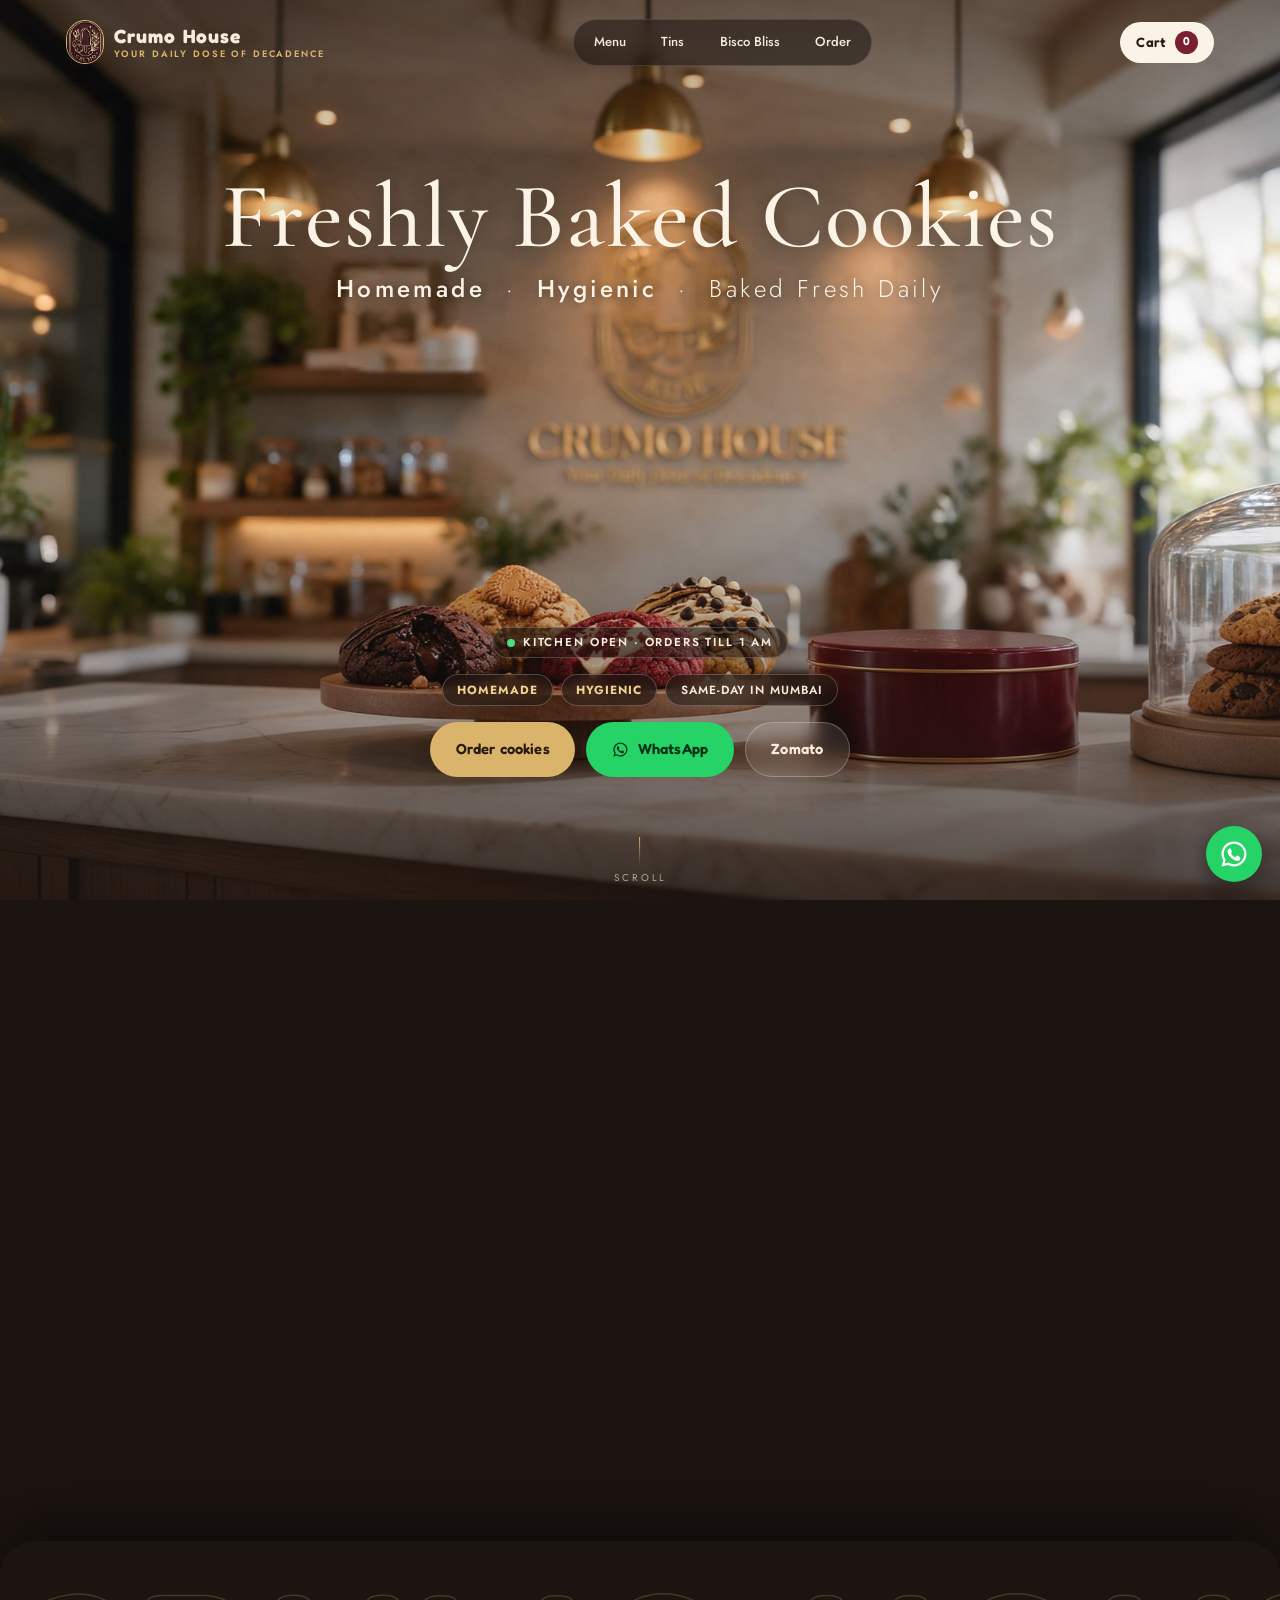
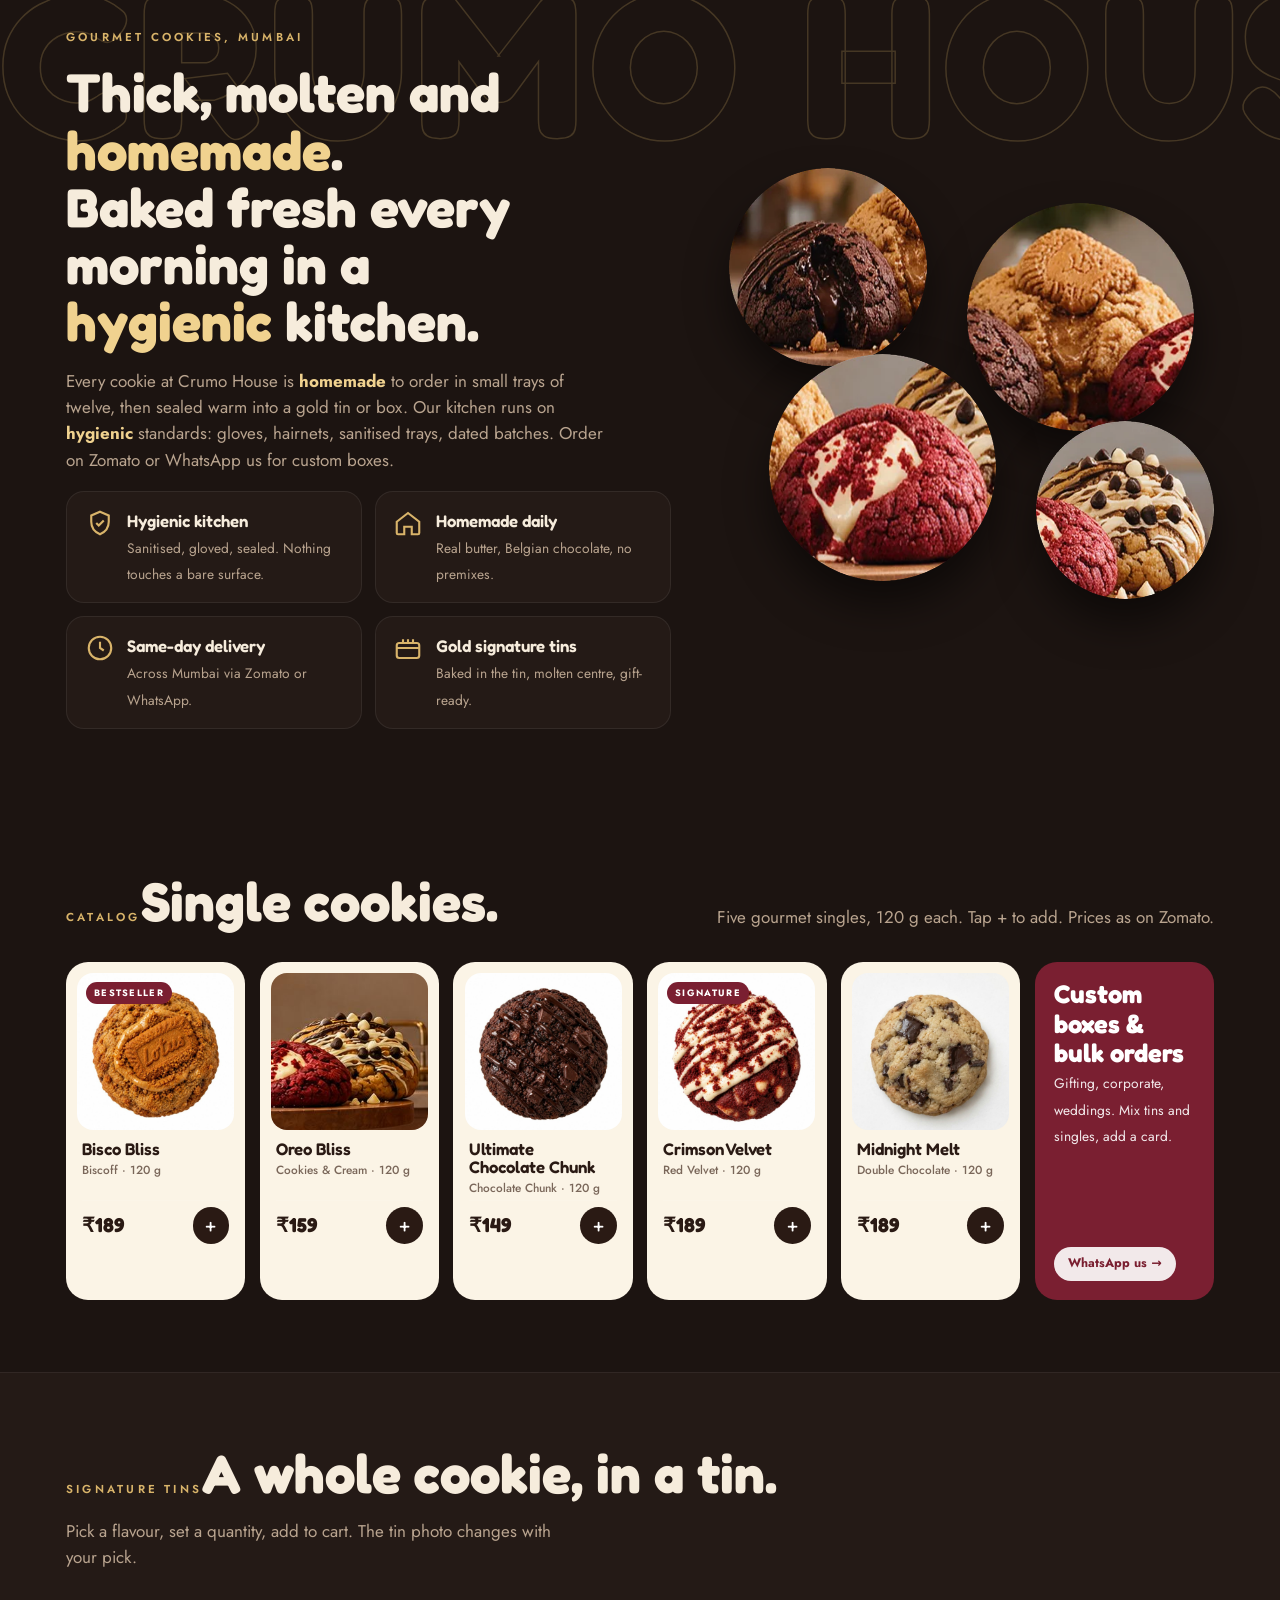
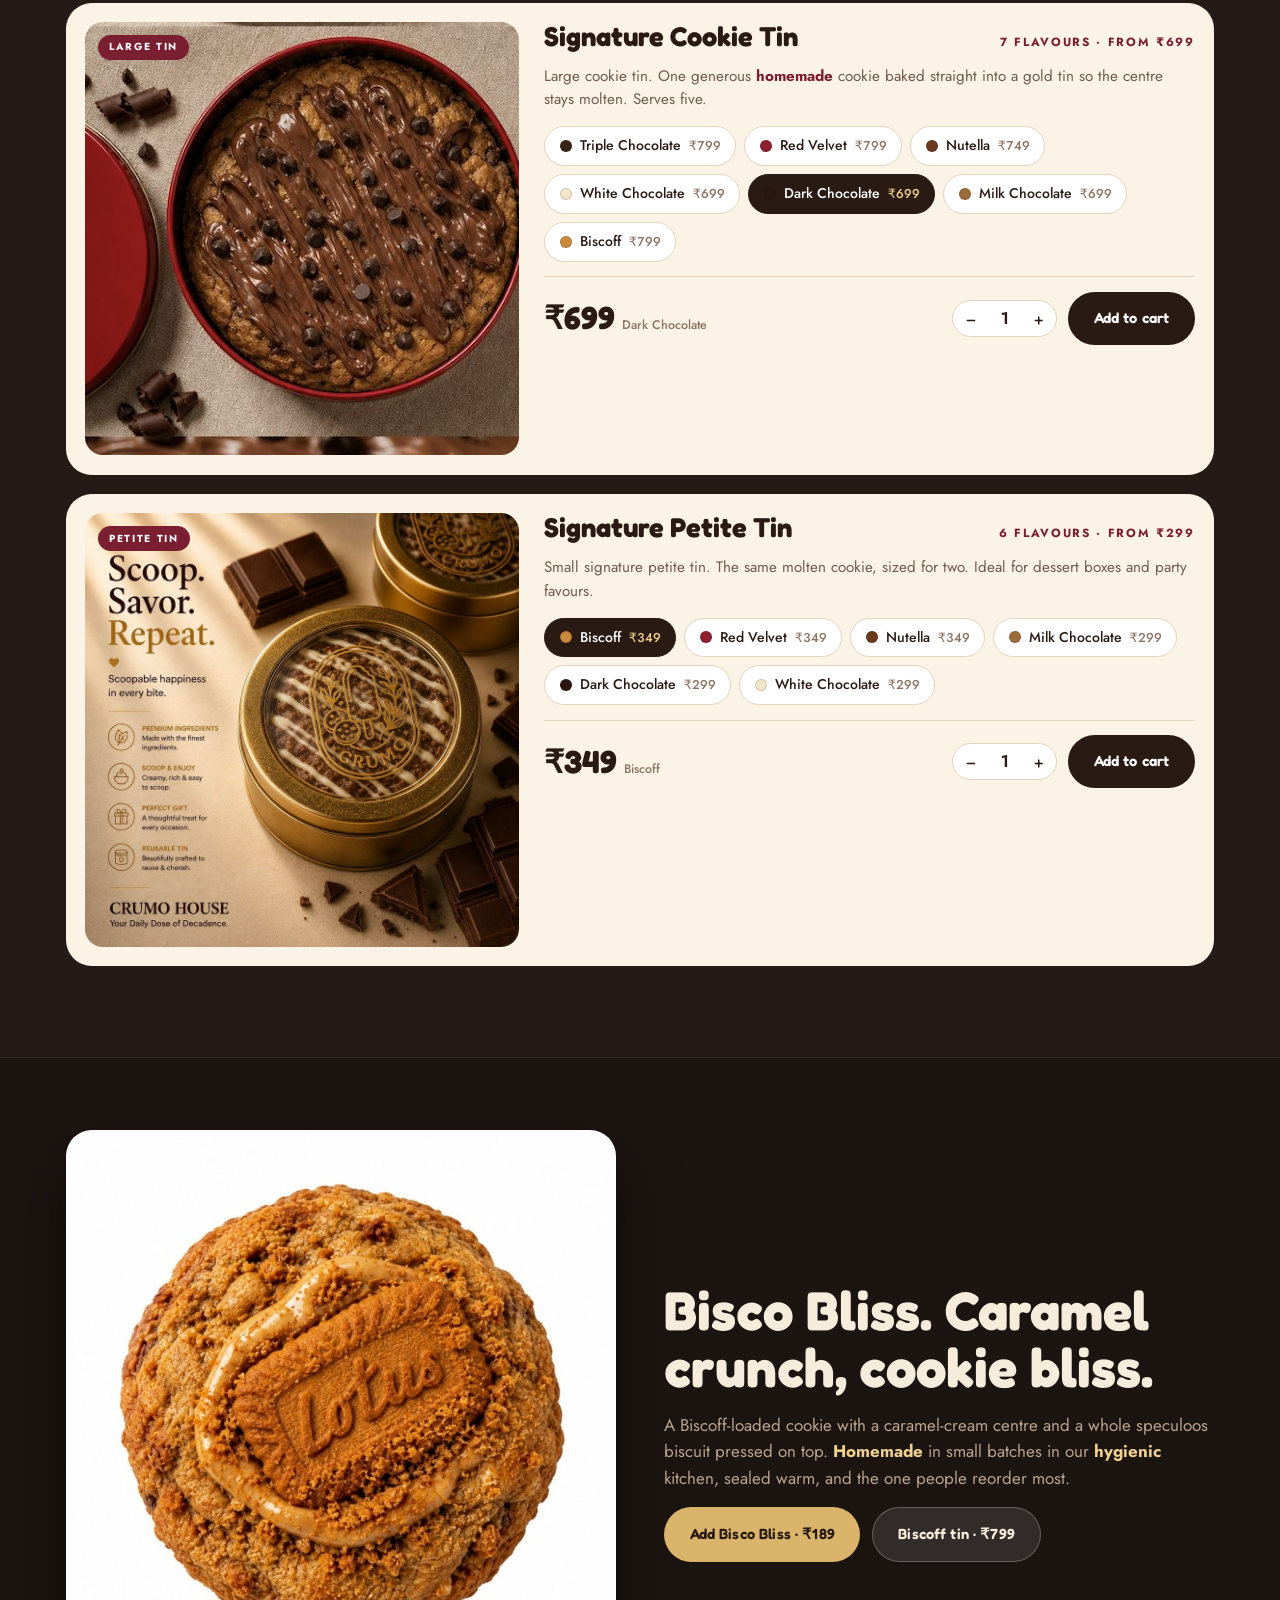
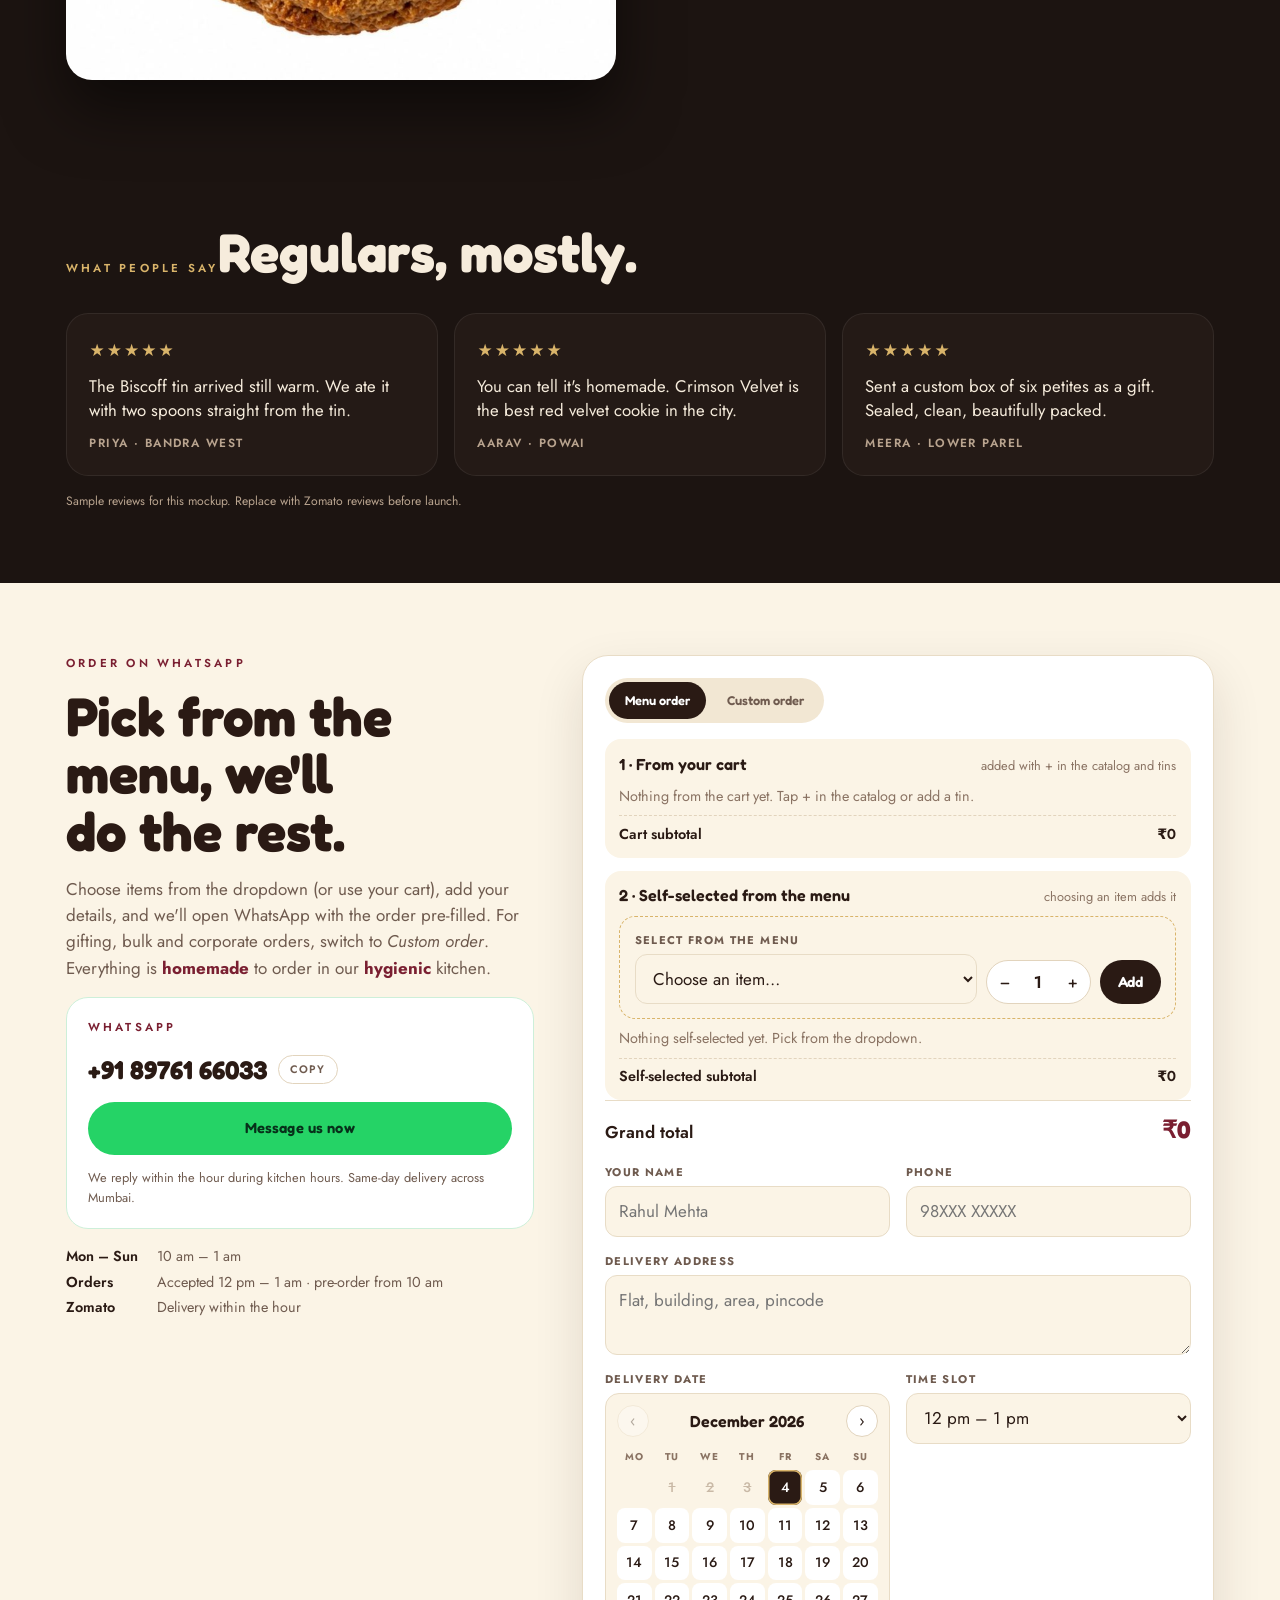
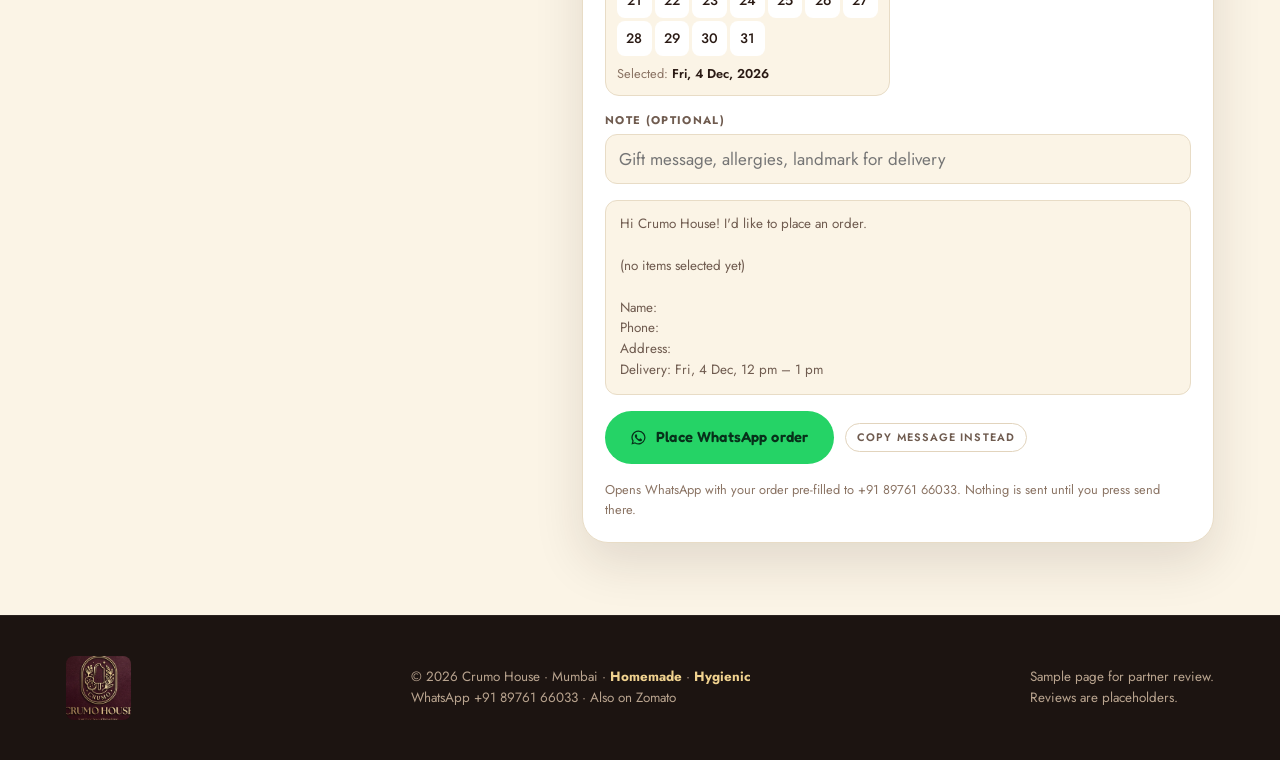
<file: index.html>
<!DOCTYPE html>
<html lang="en">
<head>
<meta charset="utf-8">
<meta name="viewport" content="width=device-width, initial-scale=1, viewport-fit=cover">
<title>Crumo House — Homemade, Hygienic Gourmet Cookies in Mumbai</title>
<meta name="description" content="Crumo House bakes homemade, hygienic gourmet cookies in Mumbai: signature cookie tins, petite tins and single cookies like Bisco Bliss and Crimson Velvet. Order on WhatsApp or Zomato.">
<meta name="theme-color" content="#1C1411">
<link rel="canonical" href="https://crumohouse19-la.github.io/crumohouse/">
<link rel="icon" type="image/png" sizes="64x64" href="assets/favicon.png">
<link rel="apple-touch-icon" href="assets/apple-touch-icon.png">
<link rel="manifest" href="site.webmanifest">
<!-- Social sharing -->
<meta property="og:type" content="website">
<meta property="og:title" content="Crumo House — Your Daily Dose of Decadence">
<meta property="og:description" content="Homemade, hygienic gourmet cookies. Signature tins from ₹699, singles from ₹149. Same-day delivery in Mumbai.">
<meta property="og:image" content="https://crumohouse19-la.github.io/crumohouse/assets/img/hero.jpg">
<meta property="og:url" content="https://crumohouse19-la.github.io/crumohouse/">
<meta name="twitter:card" content="summary_large_image">
<!-- Fonts -->
<link rel="preconnect" href="https://fonts.googleapis.com">
<link rel="preconnect" href="https://fonts.gstatic.com" crossorigin>
<link rel="stylesheet" href="https://fonts.googleapis.com/css2?family=Fredoka:wght@500;600;700&family=Cormorant+Garamond:wght@500;600&family=Jost:wght@300;400;500;600;700&display=swap">
<link rel="stylesheet" href="css/style.css">
<!-- Structured data for Google -->
<script type="application/ld+json">
{
  "@context": "https://schema.org",
  "@type": "Bakery",
  "name": "Crumo House",
  "slogan": "Your Daily Dose of Decadence",
  "description": "Homemade, hygienic gourmet cookies in Mumbai. Signature cookie tins, petite tins and single cookies.",
  "url": "https://crumohouse19-la.github.io/crumohouse/",
  "telephone": "+91-89761-66033",
  "image": "https://crumohouse19-la.github.io/crumohouse/assets/img/hero.jpg",
  "servesCuisine": "Cookies, Desserts",
  "priceRange": "₹₹",
  "address": { "@type": "PostalAddress", "addressLocality": "Mumbai", "addressRegion": "Maharashtra", "addressCountry": "IN" },
  "openingHoursSpecification": [
    { "@type": "OpeningHoursSpecification", "dayOfWeek": ["Monday","Tuesday","Wednesday","Thursday","Friday","Saturday","Sunday"], "opens": "10:00", "closes": "01:00" }
  ],
  "sameAs": ["https://link.zomato.com/xqzv/rshare?id=1514186903056393a"]
}
</script>
</head>
<body>
<header class="nav" id="nav">
  <div class="wrap">
    <a class="brand" href="#top"><img src="assets/img/logo-emblem.jpg" alt=""><span>Crumo House<small>Your Daily Dose of Decadence</small></span></a>
    <nav class="nav-links" aria-label="Sections"><a href="#menu">Menu</a><a href="#tins">Tins</a><a href="#bisco">Bisco Bliss</a><a href="#order">Order</a></nav>
    <button class="btn cart-btn" id="cartBtn" type="button">Cart <span class="count num" id="cartCount">0</span></button>
  </div>
</header>

<main id="top">
  <div class="hero-wrap">
    <section class="hero" id="hero">
      <div class="hero-media" id="heroMedia"><picture><source media="(max-width:760px)" srcset="assets/img/hero-mobile.jpg"><img src="assets/img/hero.jpg" alt="The Crumo House counter with four gourmet cookies and a burgundy signature tin."></picture></div>
      <div class="hero-title" id="heroTitle"><h1>Freshly Baked Cookies</h1><p><b>Homemade</b> &nbsp;·&nbsp; <b>Hygienic</b> &nbsp;·&nbsp; Baked Fresh Daily</p></div>
      <div class="hero-ui wrap" id="heroUi">
        <span class="live" id="live"><i></i><span id="liveText">Kitchen open · baking now</span></span>
        <div class="pills"><span class="pill"><strong class="wavy">Homemade</strong></span><span class="pill"><strong class="wavy">Hygienic</strong></span><span class="pill wavy">Same-day in Mumbai</span></div>
        <div class="hero-cta">
          <a class="btn btn-gold" href="#menu">Order cookies</a>
          <a class="btn btn-wa" href="https://wa.me/918976166033?text=Hi%20Crumo%20House%2C%20I%27d%20like%20to%20place%20an%20order." target="_blank" rel="noopener"><svg viewBox="0 0 24 24" fill="currentColor"><path d="M12 2a10 10 0 0 0-8.6 15.1L2 22l5-1.3A10 10 0 1 0 12 2zm0 18.2a8.2 8.2 0 0 1-4.2-1.2l-.3-.2-3 .8.8-2.9-.2-.3A8.2 8.2 0 1 1 12 20.2zm4.5-6.1c-.2-.1-1.5-.7-1.7-.8s-.4-.1-.6.1-.6.8-.8 1-.3.2-.5.1a6.7 6.7 0 0 1-3.3-2.9c-.3-.4.3-.4.7-1.3.1-.2 0-.3 0-.5l-.8-1.8c-.2-.5-.4-.4-.6-.4h-.5a1 1 0 0 0-.7.3 3 3 0 0 0-.9 2.2 5.2 5.2 0 0 0 1.1 2.8 12 12 0 0 0 4.6 4c1.7.7 2.1.6 2.8.5a2.4 2.4 0 0 0 1.6-1.1 2 2 0 0 0 .1-1.1c0-.1-.2-.2-.5-.3z"/></svg>WhatsApp</a>
          <a class="btn btn-ghost" href="https://link.zomato.com/xqzv/rshare?id=1514186903056393a" target="_blank" rel="noopener">Zomato</a>
        </div>
      </div>
      <div class="scroll-cue"><i></i>Scroll</div>
    </section>
  </div>

  <div class="sheet">
    <div class="bigword" aria-hidden="true"><span>CRUMO HOUSE · FRESHLY BAKED · CRUMO HOUSE · FRESHLY BAKED · </span></div>

    <section class="intro">
      <div class="wrap">
        <div class="intro-copy">
          <span class="eyebrow rv">Gourmet cookies, Mumbai</span>
          <h2 class="rv d1"><span class="wavy">Thick, molten and</span> <em class="wavy">homemade</em>. <span class="wavy">Baked fresh every morning in a</span> <em class="wavy">hygienic</em> <span class="wavy">kitchen.</span></h2>
          <p class="rv d2">Every cookie at Crumo House is <strong>homemade</strong> to order in small trays of twelve, then sealed warm into a gold tin or box. Our kitchen runs on <strong>hygienic</strong> standards: gloves, hairnets, sanitised trays, dated batches. Order on Zomato or WhatsApp us for custom boxes.</p>
          <div class="trust rv d3">
            <div class="tr"><svg viewBox="0 0 24 24" fill="none" stroke="currentColor" stroke-width="1.7"><path d="M12 3l7 3v5c0 5-3.5 8.5-7 10-3.5-1.5-7-5-7-10V6l7-3z"/><path d="M9 12l2 2 4-4"/></svg><div><b>Hygienic kitchen</b><span>Sanitised, gloved, sealed. Nothing touches a bare surface.</span></div></div>
            <div class="tr"><svg viewBox="0 0 24 24" fill="none" stroke="currentColor" stroke-width="1.7"><path d="M3 11l9-7 9 7v9a1 1 0 0 1-1 1h-5v-6H9v6H4a1 1 0 0 1-1-1z"/></svg><div><b>Homemade daily</b><span>Real butter, Belgian chocolate, no premixes.</span></div></div>
            <div class="tr"><svg viewBox="0 0 24 24" fill="none" stroke="currentColor" stroke-width="1.7"><circle cx="12" cy="12" r="9"/><path d="M12 7v5l3 2"/></svg><div><b>Same-day delivery</b><span>Across Mumbai via Zomato or WhatsApp.</span></div></div>
            <div class="tr"><svg viewBox="0 0 24 24" fill="none" stroke="currentColor" stroke-width="1.7"><rect x="3" y="8" width="18" height="12" rx="2"/><path d="M3 12h18M12 8V5m-4 3V5m8 3V5"/></svg><div><b>Gold signature tins</b><span>Baked in the tin, molten centre, gift-ready.</span></div></div>
          </div>
        </div>
        <div class="floaters rv d1" aria-hidden="true"><img src="assets/img/float-dark.webp" alt=""><img src="assets/img/float-bisco.webp" alt=""><img src="assets/img/float-red.webp" alt=""><img src="assets/img/float-chips.webp" alt=""></div>
      </div>
    </section>

    <section class="catalog" id="menu">
      <div class="wrap">
        <div class="section-head rv"><div><span class="eyebrow">Catalog</span><h2 class="wavy">Single cookies.</h2></div><p class="lead">Five gourmet singles, 120 g each. Tap + to add. Prices as on Zomato.</p></div>
        <div class="grid" id="singles"></div>
      </div>
    </section>

    <section class="tins" id="tins">
      <div class="wrap">
        <div class="section-head rv"><div><span class="eyebrow">Signature tins</span><h2 class="wavy">A whole cookie, in a tin.</h2></div><p class="lead">Pick a flavour, set a quantity, add to cart. The tin photo changes with your pick.</p></div>
        <div class="tin rv light">
          <div class="tin-photo"><img src="assets/img/tin-signature.jpg" alt="Signature cookie tin" id="tinImg"><span class="lbl">Large tin</span></div>
          <div class="tin-copy">
            <h3>Signature Cookie Tin <small>7 flavours · from ₹699</small></h3>
            <p class="desc">Large cookie tin. One generous <strong>homemade</strong> cookie baked straight into a gold tin so the centre stays molten. Serves five.</p>
            <div class="flavours" id="tinFlavours"></div>
            <div class="tin-foot"><div class="price"><span class="num" id="tinPrice">₹699</span><small id="tinChosen">Dark Chocolate</small></div><div class="tin-actions"><div class="qty"><button type="button" aria-label="Fewer" data-d="-1" data-k="tin">−</button><output class="num" id="tinQty">1</output><button type="button" aria-label="More" data-d="1" data-k="tin">+</button></div><button class="btn" type="button" id="tinAdd">Add to cart</button></div></div>
          </div>
        </div>
        <div class="tin rv light">
          <div class="tin-photo"><img src="assets/img/tin-petite.jpg" alt="Signature petite tin"><span class="lbl">Petite tin</span></div>
          <div class="tin-copy">
            <h3>Signature Petite Tin <small>6 flavours · from ₹299</small></h3>
            <p class="desc">Small signature petite tin. The same molten cookie, sized for two. Ideal for dessert boxes and party favours.</p>
            <div class="flavours" id="petiteFlavours"></div>
            <div class="tin-foot"><div class="price"><span class="num" id="petitePrice">₹349</span><small id="petiteChosen">Biscoff</small></div><div class="tin-actions"><div class="qty"><button type="button" aria-label="Fewer" data-d="-1" data-k="petite">−</button><output class="num" id="petiteQty">1</output><button type="button" aria-label="More" data-d="1" data-k="petite">+</button></div><button class="btn" type="button" id="petiteAdd">Add to cart</button></div></div>
          </div>
        </div>
      </div>
    </section>

    <section class="feature" id="bisco">
      <div class="wrap">
        <div class="rv"><img src="assets/img/bisco-bliss.jpg" alt="Bisco Bliss cookie with caramel splash"></div>
        <div class="feature-copy">
          <span class="eyebrow rv">Bestseller</span>
          <h2 class="rv d1 wavy">Bisco Bliss. Caramel crunch, cookie bliss.</h2>
          <p class="rv d2">A Biscoff-loaded cookie with a caramel-cream centre and a whole speculoos biscuit pressed on top. <strong>Homemade</strong> in small batches in our <strong>hygienic</strong> kitchen, sealed warm, and the one people reorder most.</p>
          <div class="rv d3" style="display:flex;gap:.7rem;flex-wrap:wrap"><button class="btn btn-gold" type="button" data-add="bisco">Add Bisco Bliss · ₹189</button><a class="btn btn-ghost" href="#tins">Biscoff tin · ₹799</a></div>
        </div>
      </div>
    </section>

    <section class="reviews-s">
      <div class="wrap">
        <div class="section-head rv"><div><span class="eyebrow">What people say</span><h2 class="wavy">Regulars, mostly.</h2></div></div>
        <div class="review-grid">
          <article class="review rv"><div class="stars">★★★★★</div><q>The Biscoff tin arrived still warm. We ate it with two spoons straight from the tin.</q><footer>Priya · Bandra West</footer></article>
          <article class="review rv d1"><div class="stars">★★★★★</div><q>You can tell it's homemade. Crimson Velvet is the best red velvet cookie in the city.</q><footer>Aarav · Powai</footer></article>
          <article class="review rv d2"><div class="stars">★★★★★</div><q>Sent a custom box of six petites as a gift. Sealed, clean, beautifully packed.</q><footer>Meera · Lower Parel</footer></article>
        </div>
        <p class="sample rv">Sample reviews for this mockup. Replace with Zomato reviews before launch.</p>
      </div>
    </section>

    <section class="order light" id="order">
      <div class="wrap">
        <div class="order-copy">
          <span class="eyebrow rv">Order on WhatsApp</span>
          <h2 class="rv d1 wavy">Pick from the menu, we'll do the rest.</h2>
          <p class="rv d2">Choose items from the dropdown (or use your cart), add your details, and we'll open WhatsApp with the order pre-filled. For gifting, bulk and corporate orders, switch to <em>Custom order</em>. Everything is <strong>homemade</strong> to order in our <strong>hygienic</strong> kitchen.</p>
          <div class="wa-card rv d3">
            <span class="eyebrow">WhatsApp</span>
            <div class="numline"><code id="waNum" data-wa-number>+91 89761 66033</code><button class="copy" type="button" data-copy="waNum">Copy</button></div>
            <a class="btn btn-wa" href="https://wa.me/918976166033?text=Hi%20Crumo%20House%2C%20I%27d%20like%20to%20place%20an%20order." target="_blank" rel="noopener">Message us now</a>
            <p class="hint">We reply within the hour during kitchen hours. Same-day delivery across Mumbai.</p>
          </div>
          <div class="hours rv d3"><b>Mon – Sun</b><span>10 am – 1 am</span><b>Orders</b><span>Accepted 12 pm – 1 am · pre-order from 10 am</span><b>Zomato</b><span>Delivery within the hour</span></div>
        </div>
        <form id="orderForm" novalidate>
          <div class="modes" role="tablist" aria-label="Order type">
            <button type="button" role="tab" id="modeCart" aria-selected="true">Menu order</button>
            <button type="button" role="tab" id="modeCustom" aria-selected="false">Custom order</button>
          </div>
          <div id="cartOnly">
            <div class="osec" style="margin-top:0">
              <div class="oh"><b>1 · From your cart</b><span>added with + in the catalog and tins</span></div>
              <div class="olist" id="olist"></div>
              <div class="sub"><span>Cart subtotal</span><span class="num" id="subCart">₹0</span></div>
            </div>
            <div class="osec">
              <div class="oh"><b>2 · Self-selected from the menu</b><span>choosing an item adds it</span></div>
              <div class="picker">
                <div class="field"><label for="pickItem">Select from the menu</label><select id="pickItem"></select></div>
                <div class="qty"><button type="button" aria-label="Fewer" id="pickMinus">−</button><output class="num" id="pickQty">1</output><button type="button" aria-label="More" id="pickPlus">+</button></div>
                <button class="btn" type="button" id="pickAdd">Add</button>
              </div>
              <div class="olist" id="plist"></div>
              <div class="sub"><span>Self-selected subtotal</span><span class="num" id="subPick">₹0</span></div>
            </div>
            <div class="totals" id="totalsRow"><span>Grand total</span><span class="num" id="oTotal">₹0</span></div>
          </div>
          <div id="customOnly" hidden>
            <div class="field"><label>What is it for?</label><div class="chips" id="occasion"><button type="button" aria-pressed="true">Birthday</button><button type="button" aria-pressed="false">Gifting</button><button type="button" aria-pressed="false">Corporate / bulk</button><button type="button" aria-pressed="false">Wedding favours</button><button type="button" aria-pressed="false">Just because</button></div></div>
            <div class="two" style="margin-top:1rem">
              <div class="field"><label for="fCount">How many pieces</label><input id="fCount" type="number" min="1" placeholder="e.g. 24"></div>
              <div class="field"><label for="fBudget">Budget per piece (₹)</label><input id="fBudget" type="number" min="100" step="10" placeholder="e.g. 300"></div>
            </div>
            <div class="field" style="margin-top:1rem"><label for="fCustom">Tell us what you have in mind</label><textarea id="fCustom" placeholder="Flavours, mix of tins and singles, eggless, personalised tags, message on the card…"></textarea></div>
          </div>
          <div class="two">
            <div class="field"><label for="fName">Your name</label><input id="fName" autocomplete="name" placeholder="Rahul Mehta"></div>
            <div class="field"><label for="fPhone">Phone</label><input id="fPhone" type="tel" inputmode="tel" autocomplete="tel" placeholder="98XXX XXXXX"></div>
          </div>
          <div class="field"><label for="fAddr">Delivery address</label><textarea id="fAddr" placeholder="Flat, building, area, pincode"></textarea></div>
          <div class="two">
            <div class="field"><label id="calLabel">Delivery date</label><div class="cal" id="cal" role="group" aria-labelledby="calLabel"><div class="cal-head"><button type="button" id="calPrev" aria-label="Previous month">‹</button><b id="calTitle"></b><button type="button" id="calNext" aria-label="Next month">›</button></div><div class="cal-grid" id="calGrid"></div><div class="cal-foot"><span>Selected: <b id="calSel"></b></span></div></div><input type="hidden" id="fDate"></div>
            <div class="field"><label for="fSlot">Time slot</label><select id="fSlot"><option>12 pm – 1 pm</option><option>1 pm – 2 pm</option><option>2 pm – 3 pm</option><option>3 pm – 4 pm</option><option>4 pm – 5 pm</option><option>5 pm – 6 pm</option><option>6 pm – 7 pm</option><option>7 pm – 8 pm</option><option>8 pm – 9 pm</option><option>9 pm – 10 pm</option><option>10 pm – 11 pm</option><option>11 pm – 12 am</option><option>12 am – 1 am</option></select></div>
          </div>
          <div class="field"><label for="fNote">Note (optional)</label><input id="fNote" placeholder="Gift message, allergies, landmark for delivery"></div>
          <div class="preview" id="preview"></div>
          <p class="err" id="formErr" hidden></p>
          <div class="form-actions">
            <a class="btn btn-wa" id="sendWa" href="https://wa.me/918976166033" target="_blank" rel="noopener"><svg viewBox="0 0 24 24" fill="currentColor"><path d="M12 2a10 10 0 0 0-8.6 15.1L2 22l5-1.3A10 10 0 1 0 12 2zm0 18.2a8.2 8.2 0 0 1-4.2-1.2l-.3-.2-3 .8.8-2.9-.2-.3A8.2 8.2 0 1 1 12 20.2zm4.5-6.1c-.2-.1-1.5-.7-1.7-.8s-.4-.1-.6.1-.6.8-.8 1-.3.2-.5.1a6.7 6.7 0 0 1-3.3-2.9c-.3-.4.3-.4.7-1.3.1-.2 0-.3 0-.5l-.8-1.8c-.2-.5-.4-.4-.6-.4h-.5a1 1 0 0 0-.7.3 3 3 0 0 0-.9 2.2 5.2 5.2 0 0 0 1.1 2.8 12 12 0 0 0 4.6 4c1.7.7 2.1.6 2.8.5a2.4 2.4 0 0 0 1.6-1.1 2 2 0 0 0 .1-1.1c0-.1-.2-.2-.5-.3z"/></svg>Place WhatsApp order</a>
            <button class="copy" type="button" id="copyMsg">Copy message instead</button>
          </div>
          <p class="hint">Opens WhatsApp with your order pre-filled to <span data-wa-number>+91 89761 66033</span>. Nothing is sent until you press send there.</p>
        </form>
      </div>
    </section>

    <footer class="foot">
      <div class="wrap">
        <img src="assets/img/logo-full.jpg" alt="Crumo House — Your Daily Dose of Decadence">
        <div>© 2026 Crumo House · Mumbai · <strong>Homemade</strong> · <strong>Hygienic</strong><br>WhatsApp <span data-wa-number>+91 89761 66033</span> · Also on Zomato</div>
        <div>Sample page for partner review.<br>Reviews are placeholders.</div>
      </div>
    </footer>
  </div>
</main>

<a class="wa-float" href="https://wa.me/918976166033?text=Hi%20Crumo%20House%2C%20I%27d%20like%20to%20place%20an%20order." target="_blank" rel="noopener" aria-label="Chat on WhatsApp"><svg viewBox="0 0 24 24"><path d="M12 2a10 10 0 0 0-8.6 15.1L2 22l5-1.3A10 10 0 1 0 12 2zm0 18.2a8.2 8.2 0 0 1-4.2-1.2l-.3-.2-3 .8.8-2.9-.2-.3A8.2 8.2 0 1 1 12 20.2zm4.5-6.1c-.2-.1-1.5-.7-1.7-.8s-.4-.1-.6.1-.6.8-.8 1-.3.2-.5.1a6.7 6.7 0 0 1-3.3-2.9c-.3-.4.3-.4.7-1.3.1-.2 0-.3 0-.5l-.8-1.8c-.2-.5-.4-.4-.6-.4h-.5a1 1 0 0 0-.7.3 3 3 0 0 0-.9 2.2 5.2 5.2 0 0 0 1.1 2.8 12 12 0 0 0 4.6 4c1.7.7 2.1.6 2.8.5a2.4 2.4 0 0 0 1.6-1.1 2 2 0 0 0 .1-1.1c0-.1-.2-.2-.5-.3z"/></svg></a>

<div class="overlay" id="overlay" hidden></div>
<aside class="drawer" id="drawer" hidden role="dialog" aria-modal="true" aria-label="Your cart">
  <div class="drawer-head"><h3>Your cart</h3><button class="copy" type="button" id="closeCart">Close</button></div>
  <div class="drawer-body" id="cartLines"></div>
  <div class="drawer-foot">
    <div class="row"><span>Items</span><span class="num" id="cItems">0</span></div>
    <div class="row total"><span>Total</span><span class="num" id="cTotal">₹0</span></div>
    <a class="btn btn-wa" href="#order" id="checkout">Place WhatsApp order</a>
  </div>
</aside>
<div class="toast" id="toast" hidden></div>

<script src="js/config.js"></script>
<script src="js/main.js"></script>
</body>
</html>
</file>
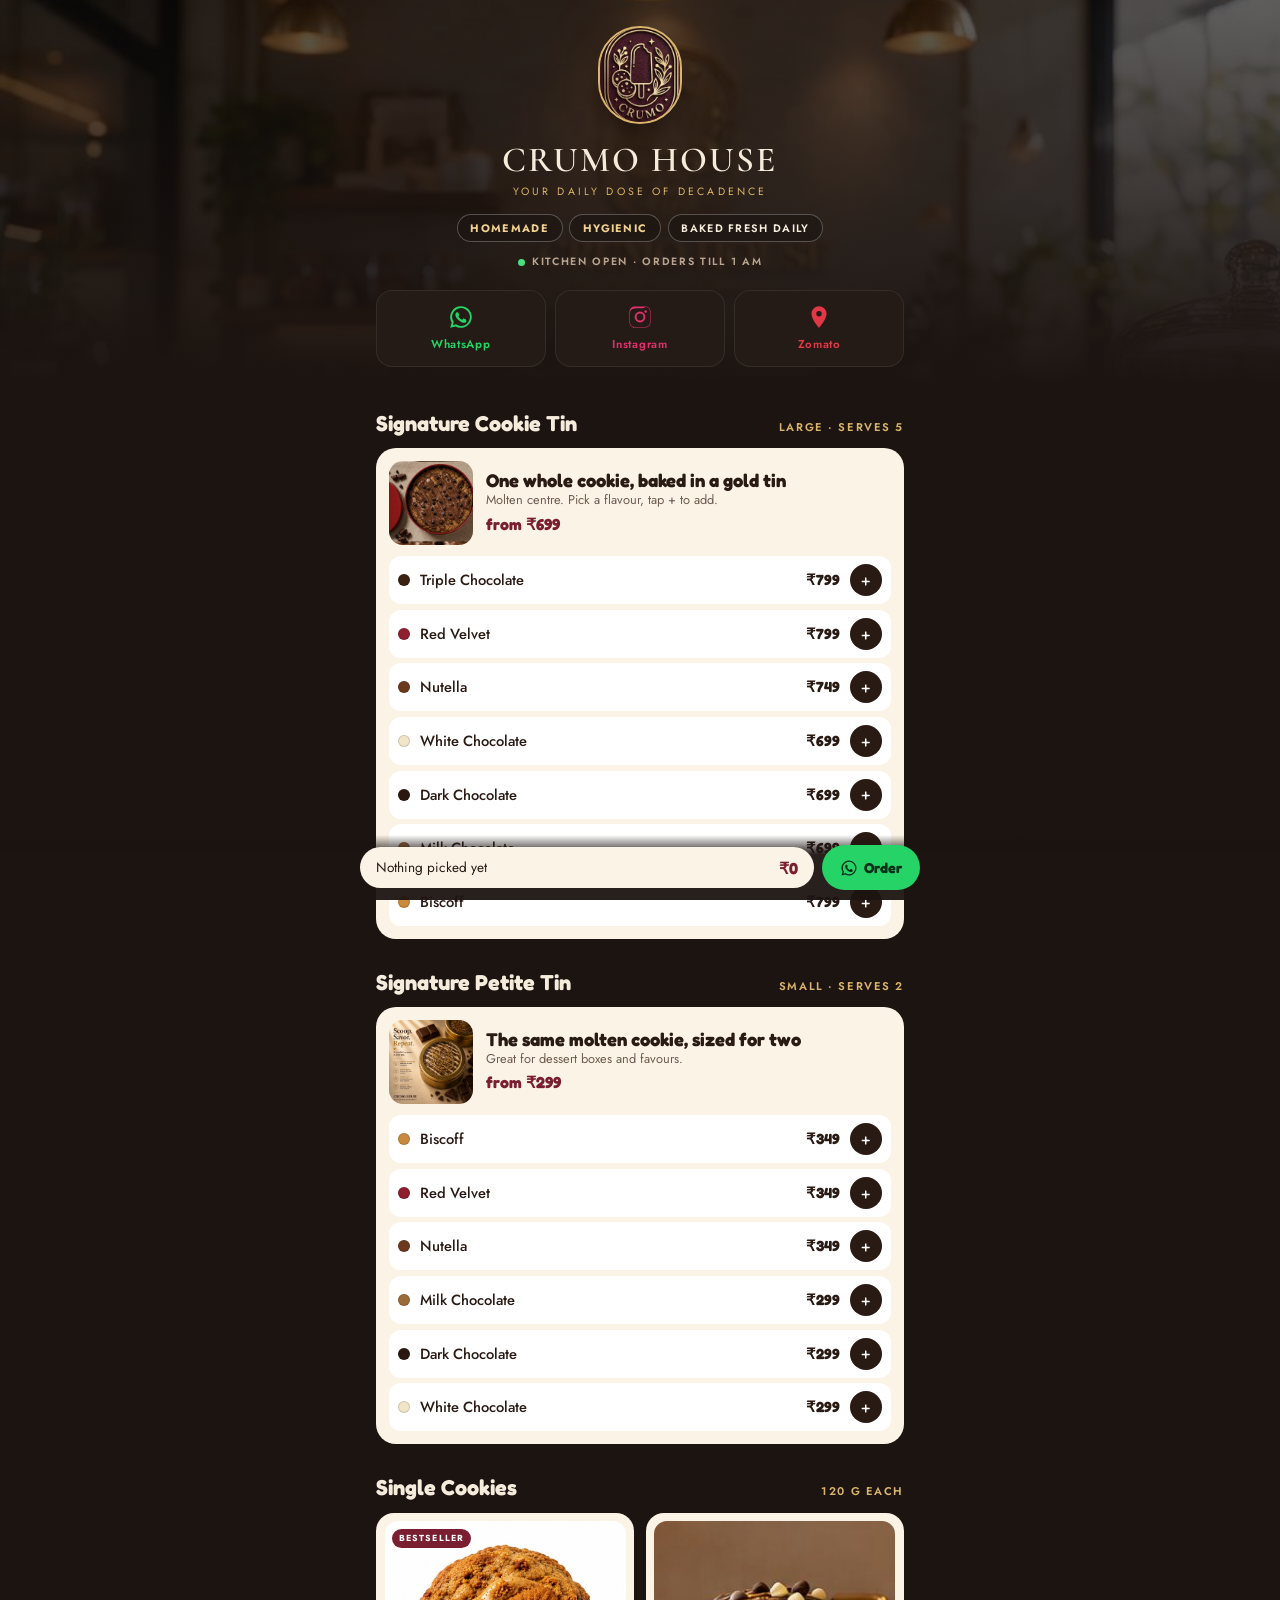
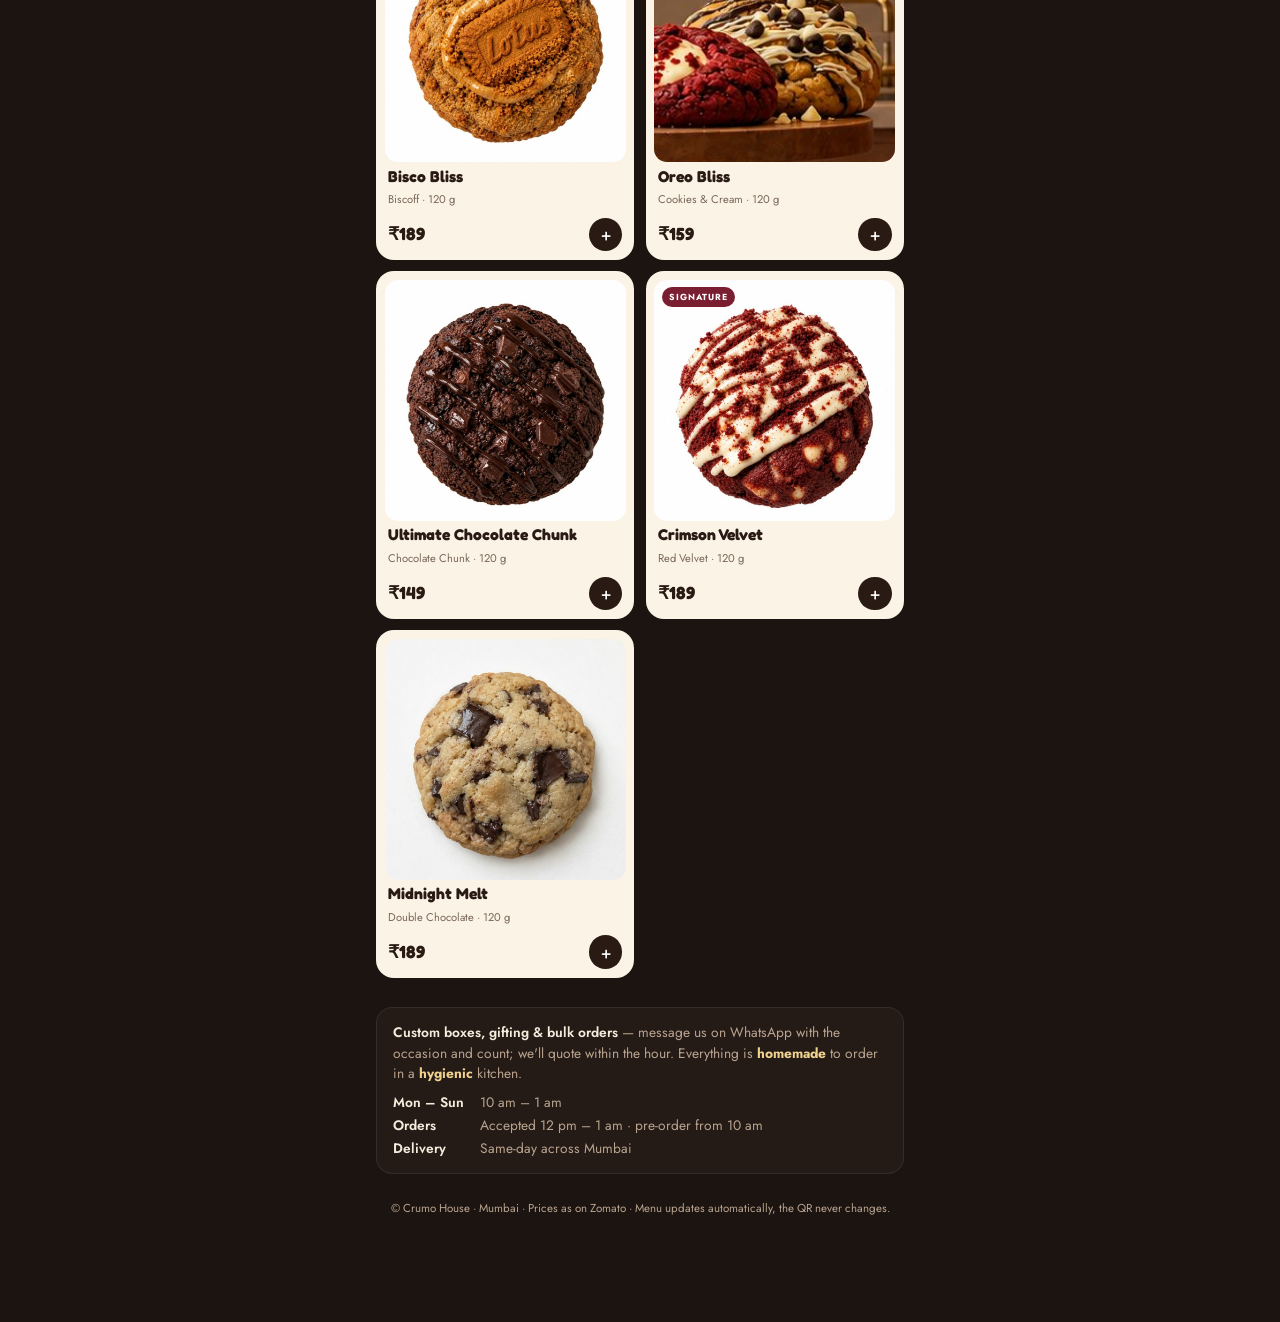
<file: menu.html>
<!DOCTYPE html>
<html lang="en">
<head>
<meta charset="utf-8">
<meta name="viewport" content="width=device-width, initial-scale=1, viewport-fit=cover">
<title>Crumo House — Menu</title>
<meta name="description" content="Crumo House digital menu. Homemade, hygienic gourmet cookies in Mumbai. Order on WhatsApp.">
<meta name="theme-color" content="#1C1411">
<link rel="icon" type="image/png" href="assets/favicon.png">
<link rel="apple-touch-icon" href="assets/apple-touch-icon.png">
</head>
<body>
<link rel="stylesheet" href="https://fonts.googleapis.com/css2?family=Fredoka:wght@500;600;700&family=Cormorant+Garamond:wght@500;600&family=Jost:wght@300;400;500;600;700&display=swap">
<style>
/* Layout concept: a phone-first "scan card" — splash reveal, then a scrolling menu board with sticky order bar. Single committed dark theme. */
:root{--bg:#1C1411;--bg-2:#241A16;--card:#FBF4E6;--card-2:#F2E7D3;--ink:#2A1A14;--fg:#F6ECDC;--muted:#B9A48F;--gold:#D9B46A;--gold-2:#F0D28F;--wine:#7A1F31;--wa:#25D366;--ig:#E1306C;--zo:#E23744;--font-display:"Fredoka","Segoe UI",sans-serif;--font-serif:"Cormorant Garamond",Georgia,serif;--font-body:"Jost","Segoe UI",system-ui,sans-serif;color-scheme:dark}
*{box-sizing:border-box}
html{scroll-behavior:smooth}
body{margin:0;background:var(--bg);color:var(--fg);font-family:var(--font-body);font-size:16px;line-height:1.5;-webkit-font-smoothing:antialiased;overflow-x:hidden}
body::before{content:"";position:fixed;inset:0 0 auto;height:env(safe-area-inset-top,0px);z-index:10;background:var(--bg)}
[hidden]{display:none!important}
h1,h2,h3{font-family:var(--font-display);font-weight:700;margin:0;line-height:1.05;text-wrap:balance}
p{margin:0}
a{color:inherit}
button{font:inherit;color:inherit;cursor:pointer}
strong{font-weight:700;color:var(--gold-2)}
:focus-visible{outline:2px solid var(--gold-2);outline-offset:2px}
.wrap{max-width:560px;margin:0 auto;padding-left:max(16px,env(safe-area-inset-left,0px));padding-right:max(16px,env(safe-area-inset-right,0px))}
.num{font-variant-numeric:tabular-nums}
@media (prefers-reduced-motion:reduce){*{animation-duration:.001s!important;transition-duration:.001s!important}}

/* splash (opening animation) */
.splash{position:fixed;inset:0;z-index:50;background:var(--bg);display:grid;place-items:center;overflow:hidden;animation:splashOut .7s cubic-bezier(.7,0,.3,1) 2.6s forwards}
.splash .ring{position:absolute;width:140vmax;height:140vmax;border-radius:50%;background:radial-gradient(circle,rgba(217,180,106,.22),transparent 60%);animation:ringIn 2.2s ease-out both}
.splash .emb{width:118px;height:138px;object-fit:cover;border-radius:999px;border:2px solid var(--gold);box-shadow:0 0 0 0 rgba(217,180,106,.35);animation:embIn 1.1s cubic-bezier(.2,.9,.2,1.2) both,glow 1.6s ease-in-out .9s infinite alternate}
.splash .name{font-family:var(--font-serif);font-weight:600;font-size:2.4rem;letter-spacing:.08em;color:var(--fg);margin-top:1.1rem;overflow:hidden}
.splash .name span{display:inline-block;animation:rise .8s cubic-bezier(.2,.9,.2,1) .45s both}
.splash .tag{font-size:.7rem;letter-spacing:.32em;text-transform:uppercase;color:var(--gold);margin-top:.5rem;animation:fade .8s .9s both}
.splash .crumbs i{position:absolute;width:6px;height:6px;border-radius:50%;background:var(--gold-2);opacity:0;animation:crumb 1.6s ease-out both}
.splash .crumbs i:nth-child(1){left:30%;top:40%;animation-delay:.6s}.splash .crumbs i:nth-child(2){left:66%;top:36%;animation-delay:.75s}.splash .crumbs i:nth-child(3){left:40%;top:62%;animation-delay:.9s}.splash .crumbs i:nth-child(4){left:62%;top:64%;animation-delay:1.05s}.splash .crumbs i:nth-child(5){left:50%;top:28%;animation-delay:1.2s}
.splash .skip{position:absolute;bottom:calc(1.2rem + env(safe-area-inset-bottom,0px));font-size:.68rem;letter-spacing:.2em;text-transform:uppercase;color:var(--muted);background:none;border:0;animation:fade .6s 1.4s both}
.splash.done{display:none}
@keyframes embIn{from{transform:scale(.3) rotate(-20deg);opacity:0}to{transform:none;opacity:1}}
@keyframes glow{to{box-shadow:0 0 0 18px rgba(217,180,106,0)}}
@keyframes ringIn{from{transform:scale(0);opacity:0}to{transform:scale(1);opacity:1}}
@keyframes rise{from{transform:translateY(110%)}to{transform:none}}
@keyframes fade{from{opacity:0;transform:translateY(8px)}to{opacity:1;transform:none}}
@keyframes crumb{0%{opacity:0;transform:translateY(20px) scale(.5)}30%{opacity:1}100%{opacity:0;transform:translateY(-60px) scale(1.2)}}
@keyframes splashOut{to{clip-path:circle(0 at 50% 42%);visibility:hidden}}
@supports not (clip-path:circle(0 at 50% 50%)){@keyframes splashOut{to{opacity:0;visibility:hidden}}}
.page{animation:pageIn .9s ease 2.7s both}
@keyframes pageIn{from{opacity:0;transform:translateY(14px)}to{opacity:1;transform:none}}

/* header */
.head{position:relative;overflow:hidden;padding-block:1.6rem 1.2rem;text-align:center}
.head .bg{position:absolute;inset:0;z-index:-1}
.head .bg img{width:100%;height:100%;object-fit:cover;object-position:50% 35%;filter:brightness(.45) saturate(1.05)}
.head .bg::after{content:"";position:absolute;inset:0;background:linear-gradient(180deg,rgba(28,20,17,.2),var(--bg))}
.head .emb{width:84px;height:98px;object-fit:cover;border-radius:999px;border:2px solid var(--gold);box-shadow:0 10px 30px rgba(0,0,0,.5)}
.head h1{font-family:var(--font-serif);font-weight:600;font-size:2.2rem;letter-spacing:.06em;margin-top:.7rem}
.head .tag{font-size:.66rem;letter-spacing:.3em;text-transform:uppercase;color:var(--gold);margin-top:.3rem}
.badges{display:flex;flex-wrap:wrap;justify-content:center;gap:.4rem;margin-top:.9rem}
.badge{border:1px solid rgba(255,255,255,.25);background:rgba(28,20,17,.6);border-radius:999px;padding:.3rem .8rem;font-size:.68rem;letter-spacing:.12em;text-transform:uppercase;font-weight:600;backdrop-filter:blur(6px)}
.live{display:inline-flex;align-items:center;gap:.45rem;margin-top:.8rem;font-size:.66rem;letter-spacing:.16em;text-transform:uppercase;color:var(--muted);font-weight:600}
.live i{width:7px;height:7px;border-radius:50%;background:#4ADE80;animation:pulse 1.8s infinite}
.live.off i{background:#F59E0B;animation:none}
@keyframes pulse{0%{box-shadow:0 0 0 0 rgba(74,222,128,.6)}100%{box-shadow:0 0 0 9px rgba(74,222,128,0)}}

/* social row */
.social{display:grid;grid-template-columns:repeat(3,1fr);gap:.6rem;margin-top:1.1rem}
.social a{display:flex;flex-direction:column;align-items:center;gap:.35rem;text-decoration:none;border-radius:16px;padding:.8rem .5rem;font-size:.72rem;font-weight:600;letter-spacing:.06em;background:var(--bg-2);border:1px solid rgba(255,255,255,.08);transition:transform .2s}
.social a:hover{transform:translateY(-3px)}
.social svg{width:26px;height:26px;fill:currentColor}
.social .wa{color:var(--wa)}.social .ig{color:var(--ig)}.social .zo{color:var(--zo)}

/* sections */
.sec{padding-block:1.6rem .4rem}
.sec-head{display:flex;align-items:baseline;justify-content:space-between;gap:.6rem;margin-bottom:.8rem}
.sec-head h2{font-size:1.35rem}
.sec-head span{font-size:.7rem;letter-spacing:.14em;text-transform:uppercase;color:var(--gold);font-weight:600}
.board{background:var(--card);color:var(--ink);border-radius:20px;padding:.8rem;display:grid;gap:.7rem}
.board .top{display:flex;gap:.8rem;align-items:center}
.board .top img{width:84px;height:84px;object-fit:cover;border-radius:14px;flex:none}
.board .top h3{font-size:1.15rem;color:var(--ink)}
.board .top p{font-size:.8rem;color:#6F5B4F}
.board .top .from{font-family:var(--font-display);font-weight:700;color:var(--wine);font-size:1rem;margin-top:.15rem}
.flist{display:grid;gap:.35rem}
.frow{display:flex;align-items:center;gap:.6rem;background:#fff;border-radius:12px;padding:.5rem .6rem;font-size:.92rem}
.frow i{width:12px;height:12px;border-radius:50%;flex:none;border:1px solid rgba(0,0,0,.15)}
.frow b{flex:1;font-weight:500;min-width:0}
.frow .pr{font-family:var(--font-display);font-weight:700;color:var(--ink)}
.frow .go{border:0;background:var(--ink);color:#fff;border-radius:999px;width:2rem;height:2rem;display:grid;place-items:center;font-size:1.1rem;font-family:var(--font-display);flex:none}
.frow .go:hover{background:var(--wine)}
.frow .go.in{background:#1A9A4B}
.singles{display:grid;grid-template-columns:1fr 1fr;gap:.7rem}
.card{background:var(--card);color:var(--ink);border-radius:18px;padding:.55rem;display:flex;flex-direction:column;gap:.4rem;min-width:0}
.card .art{aspect-ratio:1;max-width:100%;border-radius:13px;overflow:hidden;position:relative;background:var(--card-2)}
.card .art img{width:100%;height:100%;object-fit:cover;display:block}
.card .bd{position:absolute;top:.45rem;left:.45rem;background:var(--wine);color:#fff;font-size:.55rem;letter-spacing:.12em;text-transform:uppercase;font-weight:700;padding:.2rem .45rem;border-radius:999px}
.card h3{font-size:.98rem;color:var(--ink);padding:0 .2rem}
.card .fl{font-size:.7rem;color:#7A675A;padding:0 .2rem}
.card .ft{display:flex;align-items:center;justify-content:space-between;padding:.2rem .2rem 0;margin-top:auto}
.card .pr{font-family:var(--font-display);font-weight:700;font-size:1.1rem}
.card .go{border:0;background:var(--ink);color:#fff;border-radius:999px;width:2.1rem;height:2.1rem;display:grid;place-items:center;font-size:1.2rem;font-family:var(--font-display)}
.card .go.in{background:#1A9A4B}
.note{margin-top:1.4rem;background:var(--bg-2);border:1px solid rgba(255,255,255,.08);border-radius:16px;padding:.9rem 1rem;font-size:.86rem;color:var(--muted)}
.note b{color:var(--fg);font-weight:600}
.hours{display:grid;grid-template-columns:auto 1fr;gap:.15rem 1rem;margin-top:.5rem}
.foot{text-align:center;font-size:.72rem;color:var(--muted);padding-block:1.6rem calc(6.6rem + env(safe-area-inset-bottom,0px))}

/* sticky order bar */
.bar{position:fixed;left:0;right:0;bottom:0;z-index:20;padding:.6rem max(16px,env(safe-area-inset-right,0px)) calc(.6rem + env(safe-area-inset-bottom,0px)) max(16px,env(safe-area-inset-left,0px));background:linear-gradient(180deg,rgba(28,20,17,0),rgba(28,20,17,.95) 30%)}
.bar .in{max-width:560px;margin:0 auto;display:flex;gap:.5rem;align-items:center}
.bar .sum{flex:1;background:var(--card);color:var(--ink);border-radius:999px;padding:.55rem 1rem;display:flex;align-items:center;justify-content:space-between;gap:.5rem;font-size:.85rem;min-width:0}
.bar .sum b{font-family:var(--font-display);font-weight:700;font-size:1rem;color:var(--wine);white-space:nowrap}
.bar .sum span{white-space:nowrap;overflow:hidden;text-overflow:ellipsis}
.bar a.order{background:var(--wa);color:#07301A;border-radius:999px;padding:.75rem 1.1rem;font-family:var(--font-display);font-weight:700;font-size:.9rem;text-decoration:none;display:inline-flex;align-items:center;gap:.4rem;white-space:nowrap}
.bar a.order svg{width:18px;height:18px;fill:currentColor}
.bar .clear{border:0;background:transparent;color:var(--muted);font-size:1.2rem;padding:.2rem .4rem}
.dsheet{position:fixed;inset:0;z-index:40;background:rgba(0,0,0,.6);display:grid;align-items:end}
.dsheet .panel{background:var(--card);color:var(--ink);border-radius:24px 24px 0 0;padding:1.2rem max(16px,env(safe-area-inset-right,0px)) calc(1.2rem + env(safe-area-inset-bottom,0px)) max(16px,env(safe-area-inset-left,0px));max-width:560px;width:100%;margin:0 auto;display:grid;gap:.7rem;animation:up .3s cubic-bezier(.2,.8,.2,1)}
@keyframes up{from{transform:translateY(40px);opacity:0}to{transform:none;opacity:1}}
.dsheet h3{font-size:1.3rem;color:var(--ink);display:flex;justify-content:space-between;align-items:center}
.dsheet h3 button{border:0;background:transparent;font-size:1.3rem;color:#8A7363}
.dsheet label{font-size:.68rem;letter-spacing:.12em;text-transform:uppercase;color:#6F5B4F;font-weight:700;display:block;margin-bottom:.25rem}
.dsheet input,.dsheet textarea{font:inherit;color:var(--ink);background:#fff;border:1.5px solid #E8DCC6;border-radius:12px;padding:.7rem .85rem;width:100%}
.dsheet input:focus,.dsheet textarea:focus{border-color:var(--ink);outline:none}
.dsheet textarea{min-height:4.2rem;resize:vertical}
.dsheet .err{color:#B04A3A;font-size:.85rem;font-weight:600}
.dsheet .hint{font-size:.78rem;color:#8A7363}
.obox{background:var(--card);color:var(--ink);border-radius:20px;padding:1rem;margin-top:1.4rem;display:grid;gap:.6rem}
.obox h2{font-size:1.25rem;color:var(--ink);display:flex;justify-content:space-between;align-items:baseline}
.obox h2 span{font-size:.7rem;letter-spacing:.14em;text-transform:uppercase;color:var(--wine);font-weight:700}
.oline{display:flex;align-items:center;gap:.5rem;background:#fff;border-radius:12px;padding:.45rem .55rem;font-size:.9rem}
.oline .t{flex:1;min-width:0}.oline .t b{display:block;font-weight:600;white-space:nowrap;overflow:hidden;text-overflow:ellipsis}.oline .t span{font-size:.76rem;color:#8A7363}
.oline .q{display:inline-flex;align-items:center;border:1.5px solid #E2D4BD;border-radius:999px;background:#fff}
.oline .q button{border:0;background:transparent;width:1.7rem;height:1.7rem;font-size:1rem;color:var(--ink);font-family:var(--font-display)}
.oline .q output{min-width:1.4rem;text-align:center;font-weight:600;font-size:.85rem}
.oline .rm{border:0;background:transparent;color:#B04A3A;font-size:1.1rem;padding:0 .2rem}
.ototal{display:flex;justify-content:space-between;border-top:1.5px dashed #E2D4BD;padding-top:.5rem;font-weight:600}.ototal b{font-family:var(--font-display);font-size:1.25rem;color:var(--wine)}
.oinfo{background:#fff;border-radius:12px;padding:.6rem .7rem;font-size:.86rem;display:grid;gap:.15rem}
.oinfo .ok{color:#1A9A4B;font-weight:600}.oinfo .todo{color:#B04A3A;font-weight:600}
.obox .btn{background:var(--ink);color:#fff;border:0;border-radius:999px;padding:.8rem 1rem;font-family:var(--font-display);font-weight:700;font-size:.95rem}
.prev{background:#fff;border:1.5px solid #E8DCC6;border-radius:12px;padding:.7rem .8rem;font-size:.8rem;white-space:pre-wrap;color:#4A3A30;max-height:11rem;overflow:auto;font-family:var(--font-body)}
.dsheet .panel{max-height:92vh;overflow:auto}
.toast{position:fixed;left:50%;bottom:calc(5.4rem + env(safe-area-inset-bottom,0px));transform:translateX(-50%);background:var(--gold);color:var(--ink);padding:.5rem 1rem;font-size:.78rem;font-weight:700;z-index:30;border-radius:999px;font-family:var(--font-display);max-width:calc(100% - 32px)}
</style>

<div class="splash" id="splash" aria-hidden="true">
  <div class="ring"></div>
  <div class="crumbs"><i></i><i></i><i></i><i></i><i></i></div>
  <div style="display:flex;flex-direction:column;align-items:center">
    <img class="emb" src="assets/img/logo-emblem.jpg" alt="">
    <div class="name"><span>CRUMO HOUSE</span></div>
    <div class="tag">Your Daily Dose of Decadence</div>
  </div>
  <button class="skip" type="button" id="skip">Tap to skip</button>
</div>

<div class="page">
  <header class="head">
    <div class="bg"><img src="assets/img/hero-mobile.jpg" alt=""></div>
    <div class="wrap">
      <img class="emb" src="assets/img/logo-emblem.jpg" alt="Crumo House emblem">
      <h1>CRUMO HOUSE</h1>
      <p class="tag">Your Daily Dose of Decadence</p>
      <div class="badges"><span class="badge"><strong>Homemade</strong></span><span class="badge"><strong>Hygienic</strong></span><span class="badge">Baked fresh daily</span></div>
      <div class="live" id="live"><i></i><span id="liveText">Kitchen open</span></div>
      <div class="social">
        <a class="wa" id="waTop" href="#" target="_blank" rel="noopener"><svg viewBox="0 0 24 24"><path d="M12 2a10 10 0 0 0-8.6 15.1L2 22l5-1.3A10 10 0 1 0 12 2zm0 18.2a8.2 8.2 0 0 1-4.2-1.2l-.3-.2-3 .8.8-2.9-.2-.3A8.2 8.2 0 1 1 12 20.2zm4.5-6.1c-.2-.1-1.5-.7-1.7-.8s-.4-.1-.6.1-.6.8-.8 1-.3.2-.5.1a6.7 6.7 0 0 1-3.3-2.9c-.3-.4.3-.4.7-1.3.1-.2 0-.3 0-.5l-.8-1.8c-.2-.5-.4-.4-.6-.4h-.5a1 1 0 0 0-.7.3 3 3 0 0 0-.9 2.2 5.2 5.2 0 0 0 1.1 2.8 12 12 0 0 0 4.6 4c1.7.7 2.1.6 2.8.5a2.4 2.4 0 0 0 1.6-1.1 2 2 0 0 0 .1-1.1c0-.1-.2-.2-.5-.3z"/></svg>WhatsApp</a>
        <a class="ig" id="igLink" href="#" target="_blank" rel="noopener"><svg viewBox="0 0 24 24"><path d="M12 2.2c3.2 0 3.6 0 4.8.1 1.2.1 1.8.2 2.2.4.6.2 1 .5 1.4.9.4.4.7.8.9 1.4.2.4.4 1 .4 2.2.1 1.3.1 1.6.1 4.8s0 3.6-.1 4.8c-.1 1.2-.2 1.8-.4 2.2-.2.6-.5 1-.9 1.4-.4.4-.8.7-1.4.9-.4.2-1 .4-2.2.4-1.3.1-1.6.1-4.8.1s-3.6 0-4.8-.1c-1.2-.1-1.8-.2-2.2-.4-.6-.2-1-.5-1.4-.9-.4-.4-.7-.8-.9-1.4-.2-.4-.4-1-.4-2.2C2.2 15.6 2.2 15.2 2.2 12s0-3.6.1-4.8c.1-1.2.2-1.8.4-2.2.2-.6.5-1 .9-1.4.4-.4.8-.7 1.4-.9.4-.2 1-.4 2.2-.4C8.4 2.2 8.8 2.2 12 2.2zm0 1.8c-3.1 0-3.5 0-4.7.1-1.1 0-1.7.2-2.1.4-.5.2-.9.4-1.2.8-.4.4-.6.7-.8 1.2-.2.4-.3 1-.4 2.1C2.7 9.8 2.7 10.1 2.7 12s0 3.5.1 4.7c0 1.1.2 1.7.4 2.1.2.5.4.9.8 1.2.4.4.7.6 1.2.8.4.2 1 .3 2.1.4 1.2.1 1.5.1 4.7.1s3.5 0 4.7-.1c1.1 0 1.7-.2 2.1-.4.5-.2.9-.4 1.2-.8.4-.4.6-.7.8-1.2.2-.4.3-1 .4-2.1.1-1.2.1-1.5.1-4.7s0-3.5-.1-4.7c0-1.1-.2-1.7-.4-2.1-.2-.5-.4-.9-.8-1.2-.4-.4-.7-.6-1.2-.8-.4-.2-1-.3-2.1-.4C15.5 4 15.1 4 12 4zm0 3a5 5 0 1 1 0 10 5 5 0 0 1 0-10zm0 1.8a3.2 3.2 0 1 0 0 6.4 3.2 3.2 0 0 0 0-6.4zm5.2-3.1a1.2 1.2 0 1 1 0 2.4 1.2 1.2 0 0 1 0-2.4z"/></svg>Instagram</a>
        <a class="zo" id="zoLink" href="#" target="_blank" rel="noopener"><svg viewBox="0 0 24 24"><path d="M12 2a7 7 0 0 0-7 7c0 5.2 7 13 7 13s7-7.8 7-13a7 7 0 0 0-7-7zm0 9.5A2.5 2.5 0 1 1 12 6.5a2.5 2.5 0 0 1 0 5z"/></svg>Zomato</a>
      </div>
    </div>
  </header>

  <main class="wrap">
    <section class="sec">
      <div class="sec-head"><h2>Signature Cookie Tin</h2><span>Large · serves 5</span></div>
      <div class="board">
        <div class="top"><img src="assets/img/tin-signature.jpg" alt=""><div><h3>One whole cookie, baked in a gold tin</h3><p>Molten centre. Pick a flavour, tap + to add.</p><div class="from">from ₹699</div></div></div>
        <div class="flist" id="tinList"></div>
      </div>
    </section>
    <section class="sec">
      <div class="sec-head"><h2>Signature Petite Tin</h2><span>Small · serves 2</span></div>
      <div class="board">
        <div class="top"><img src="assets/img/tin-petite.jpg" alt=""><div><h3>The same molten cookie, sized for two</h3><p>Great for dessert boxes and favours.</p><div class="from">from ₹299</div></div></div>
        <div class="flist" id="petiteList"></div>
      </div>
    </section>
    <section class="sec">
      <div class="sec-head"><h2>Single Cookies</h2><span>120 g each</span></div>
      <div class="singles" id="singles"></div>
    </section>
    <section class="obox" id="obox" hidden>
      <h2>Your order <span id="oboxCount"></span></h2>
      <div id="olist"></div>
      <div class="ototal"><span>Total</span><b class="num" id="oboxTotal">₹0</b></div>
      <div class="oinfo" id="oinfo"></div>
      <button type="button" class="btn" id="oboxBtn">Add details & order on WhatsApp</button>
    </section>
    <div class="note"><b>Custom boxes, gifting &amp; bulk orders</b> — message us on WhatsApp with the occasion and count; we'll quote within the hour. Everything is <strong>homemade</strong> to order in a <strong>hygienic</strong> kitchen.
      <div class="hours"><b>Mon – Sun</b><span>10 am – 1 am</span><b>Orders</b><span>Accepted 12 pm – 1 am · pre-order from 10 am</span><b>Delivery</b><span>Same-day across Mumbai</span></div>
    </div>
    <p class="foot">© Crumo House · Mumbai · Prices as on Zomato · Menu updates automatically, the QR never changes.</p>
  </main>
</div>

<div class="bar">
  <div class="in">
    <div class="sum" id="sum"><span id="sumText">Nothing picked yet</span><b class="num" id="sumTotal">₹0</b></div>
    <button class="clear" id="clear" type="button" aria-label="Clear selection" hidden>×</button>
    <a class="order" id="orderBtn" href="#" target="_blank" rel="noopener"><svg viewBox="0 0 24 24"><path d="M12 2a10 10 0 0 0-8.6 15.1L2 22l5-1.3A10 10 0 1 0 12 2zm0 18.2a8.2 8.2 0 0 1-4.2-1.2l-.3-.2-3 .8.8-2.9-.2-.3A8.2 8.2 0 1 1 12 20.2zm4.5-6.1c-.2-.1-1.5-.7-1.7-.8s-.4-.1-.6.1-.6.8-.8 1-.3.2-.5.1a6.7 6.7 0 0 1-3.3-2.9c-.3-.4.3-.4.7-1.3.1-.2 0-.3 0-.5l-.8-1.8c-.2-.5-.4-.4-.6-.4h-.5a1 1 0 0 0-.7.3 3 3 0 0 0-.9 2.2 5.2 5.2 0 0 0 1.1 2.8 12 12 0 0 0 4.6 4c1.7.7 2.1.6 2.8.5a2.4 2.4 0 0 0 1.6-1.1 2 2 0 0 0 .1-1.1c0-.1-.2-.2-.5-.3z"/></svg>Order</a>
  </div>
</div>
<div class="dsheet" id="dsheet" hidden>
  <div class="panel" role="dialog" aria-modal="true" aria-labelledby="dsTitle">
    <h3 id="dsTitle">Your order <button type="button" id="dsClose" aria-label="Close">×</button></h3>
    <div id="slist" style="display:grid;gap:.35rem"></div>
    <div class="ototal"><span>Total</span><b class="num" id="sTotal">₹0</b></div>
    <h3 style="font-size:1.05rem;margin-top:.3rem">Your delivery details</h3>
    <div><label for="mName">Name</label><input id="mName" autocomplete="name" placeholder="Rahul Mehta"></div>
    <div><label for="mPhone">WhatsApp / phone number</label><input id="mPhone" type="tel" inputmode="tel" autocomplete="tel" placeholder="98XXX XXXXX"></div>
    <div><label for="mAddr">Delivery address</label><textarea id="mAddr" placeholder="Flat, building, area, pincode"></textarea></div>
    <div><label for="mTime">Preferred delivery time (optional)</label><input id="mTime" placeholder="e.g. today 8 pm, or tomorrow 1 pm"></div>
    <p class="err" id="dsErr" hidden></p>
    <label style="margin-top:.2rem">Message that will be sent</label>
    <div class="prev" id="mPreview"></div>
    <a id="dsSend" href="#" target="_blank" rel="noopener" style="background:var(--wa);color:#07301A;border-radius:999px;padding:.85rem 1.1rem;font-family:var(--font-display);font-weight:700;text-decoration:none;display:flex;align-items:center;justify-content:center;gap:.4rem">Send order on WhatsApp</a>
    <p class="hint">Opens WhatsApp with your items, number and address filled in. Pay on delivery (cash / UPI).</p>
  </div>
</div>
<div class="toast" id="toast" hidden></div>

<script src="js/config.js"></script>
<script>
(function(){
  var C=window.CRUMO_CONFIG,M=window.CRUMO_MENU,WA=C.whatsapp;
  var $=function(s){return document.querySelector(s);};
  var rupee=function(n){return '₹'+n.toLocaleString('en-IN');};
  var toastT;function toast(m){var t=$('#toast');t.textContent=m;t.hidden=false;clearTimeout(toastT);toastT=setTimeout(function(){t.hidden=true;},1500);}
  /* splash */
  var sp=$('#splash');function endSplash(){sp.classList.add('done');document.querySelector('.page').style.animation='none';}
  $('#skip').addEventListener('click',endSplash);sp.addEventListener('animationend',function(e){if(e.animationName==='splashOut')endSplash();});
  setTimeout(endSplash,4200);
  /* links */
  $('#waTop').href='https://wa.me/'+WA+'?text='+encodeURIComponent(C.greeting);$('#igLink').href=C.instagram;$('#zoLink').href=C.zomato;
  var d=new Date(),h=d.getHours(),day=d.getDay(),hh=(C.hours.close>24&&h<C.hours.close-24)?h+24:h,open=C.hours.closedDays.indexOf(day)<0&&hh>=C.hours.open&&hh<C.hours.close,early=open&&hh<C.hours.deliverFrom;
  if(!open)$('#live').classList.add('off');$('#liveText').textContent=open?(early?C.hours.earlyLabel:C.hours.openLabel):(C.hours.closedDays.indexOf(day)>=0?C.hours.closedLabel:C.hours.preorderLabel);
  /* picks (cart) */
  var picks=[];
  function add(key,name,detail,price){var l=picks.filter(function(x){return x.key===key;})[0];if(l)l.qty++;else picks.push({key:key,name:name,detail:detail,price:price,qty:1});toast('Added to cart: '+name+' · '+detail.split(' · ')[0]);update();}
  function row(f,prefix,name){var r=document.createElement('div');r.className='frow';r.innerHTML='<i style="background:'+f[2]+'"></i><b>'+f[0]+'</b><span class="pr num">'+rupee(f[1])+'</span><button type="button" class="go" aria-label="Add '+f[0]+'">+</button>';r.querySelector('.go').addEventListener('click',function(){add(prefix+'|'+f[0],name,f[0],f[1]);});r.querySelector('.go').dataset.key=prefix+'|'+f[0];return r;}
  M.tins.forEach(function(f){$('#tinList').appendChild(row(f,'tin','Signature Cookie Tin'));});
  M.petites.forEach(function(f){$('#petiteList').appendChild(row(f,'petite','Signature Petite Tin'));});
  M.singles.forEach(function(s){var c=document.createElement('article');c.className='card';c.innerHTML='<div class="art">'+(s.badge?'<span class="bd">'+s.badge+'</span>':'')+'<img src="'+s.img+'" alt="'+s.name+'"></div><h3>'+s.name+'</h3><span class="fl">'+s.fl+'</span><div class="ft"><span class="pr num">'+rupee(s.price)+'</span><button type="button" class="go" data-key="single|'+s.fl+'" aria-label="Add '+s.name+'">+</button></div>';c.querySelector('.go').addEventListener('click',function(){add('single|'+s.fl,s.name,s.fl,s.price);});$('#singles').appendChild(c);});
  function v(id){return ($(id).value||'').trim();}
  function total(){var t=0;picks.forEach(function(l){t+=l.price*l.qty;});return t;}
  function count(){var n=0;picks.forEach(function(l){n+=l.qty;});return n;}
  function detailsOk(){return v('#mName')&&v('#mPhone').replace(/\D/g,'').length>=10&&v('#mAddr');}
  function msg(){var L=['🍪 *CRUMO HOUSE — NEW ORDER*','──────────────'];
    picks.forEach(function(l,i){L.push((i+1)+'. '+l.qty+' × '+l.name+' – '+l.detail+'  —  '+rupee(l.price*l.qty));});
    L.push('──────────────','*Total: '+rupee(total())+'* ('+count()+' item'+(count()>1?'s':'')+')','');
    L.push('👤 Name: '+(v('#mName')||'—'),'📞 Phone: '+(v('#mPhone')||'—'),'📍 Address: '+(v('#mAddr')||'—'));
    if(v('#mTime'))L.push('🕒 Preferred time: '+v('#mTime'));
    L.push('','Payment: cash / UPI on delivery','Ordered via Crumo House QR menu');return L.join('\n');}
  function line(l){var el=document.createElement('div');el.className='oline';el.innerHTML='<div class="t"><b>'+l.name+'</b><span>'+l.detail+' · '+rupee(l.price)+' × '+l.qty+' = '+rupee(l.price*l.qty)+'</span></div><div class="q"><button type="button" aria-label="Fewer">−</button><output class="num">'+l.qty+'</output><button type="button" aria-label="More">+</button></div><button type="button" class="rm" aria-label="Remove">×</button>';
    var bs=el.querySelectorAll('.q button');bs[0].addEventListener('click',function(){l.qty--;if(l.qty<=0)picks=picks.filter(function(x){return x!==l;});update();});bs[1].addEventListener('click',function(){l.qty++;update();});el.querySelector('.rm').addEventListener('click',function(){picks=picks.filter(function(x){return x!==l;});update();});return el;}
  function update(){var t=total(),n=count();
    $('#sumTotal').textContent=rupee(t);$('#sumText').textContent=n?n+' item'+(n>1?'s':'')+' in cart'+(detailsOk()?' · details added':''):'Nothing picked yet';$('#clear').hidden=!n;
    $('#obox').hidden=!n;$('#oboxCount').textContent=n+' item'+(n>1?'s':'');$('#oboxTotal').textContent=rupee(t);
    var ol=$('#olist');ol.innerHTML='';var sl=$('#slist');sl.innerHTML='';picks.forEach(function(l){ol.appendChild(line(l));sl.appendChild(line(l));});$('#sTotal').textContent=rupee(t);
    var info=$('#oinfo');info.innerHTML=detailsOk()?'<span class="ok">✓ Details added</span><span>'+v('#mName')+' · '+v('#mPhone')+'</span><span>'+v('#mAddr')+(v('#mTime')?' · '+v('#mTime'):'')+'</span>':'<span class="todo">Details not added yet</span><span>Name, phone and address are needed to place the order.</span>';
    $('#oboxBtn').textContent=detailsOk()?'Order on WhatsApp →':'Add details & order on WhatsApp';
    $('#orderBtn').href='https://wa.me/'+WA+'?text='+encodeURIComponent(n&&detailsOk()?msg():C.greeting);
    $('#mPreview').textContent=n?msg():'(add items first)';$('#dsSend').href='https://wa.me/'+WA+'?text='+encodeURIComponent(msg());
    document.querySelectorAll('.go[data-key]').forEach(function(b){var l=picks.filter(function(x){return x.key===b.dataset.key;})[0];b.classList.toggle('in',!!l);b.textContent=l?l.qty:'+';});}
  function validate(){var e=$('#dsErr');e.hidden=true;if(!picks.length){e.textContent='Add at least one item first.';e.hidden=false;return false;}if(!v('#mName')){e.textContent='Please add your name.';e.hidden=false;return false;}if(v('#mPhone').replace(/\D/g,'').length<10){e.textContent='Please enter a 10-digit phone number so we can confirm the order.';e.hidden=false;return false;}if(!v('#mAddr')){e.textContent='Please add the delivery address.';e.hidden=false;return false;}return true;}
  function openSheet(){if(!picks.length){toast('Add something to your cart first');return;}update();$('#dsheet').hidden=false;setTimeout(function(){if(!v('#mName'))$('#mName').focus();},50);}
  ['#mName','#mPhone','#mAddr','#mTime'].forEach(function(id){$(id).addEventListener('input',function(){$('#dsErr').hidden=true;update();});});
  $('#orderBtn').addEventListener('click',function(e){if(!picks.length)return;e.preventDefault();openSheet();});
  $('#oboxBtn').addEventListener('click',openSheet);
  $('#dsClose').addEventListener('click',function(){$('#dsheet').hidden=true;});
  $('#dsheet').addEventListener('click',function(e){if(e.target===$('#dsheet'))$('#dsheet').hidden=true;});
  $('#dsSend').addEventListener('click',function(e){if(!validate()){e.preventDefault();return;}update();toast('Opening WhatsApp with your order');$('#dsheet').hidden=true;});
  $('#clear').addEventListener('click',function(){picks=[];update();});
  update();
})();
</script>
</body>
</html>
</file>
<file: css/style.css>
/* Layout concept (after the Fresh Cookies app reference): dark cocoa ground, giant bubbly background lettering, white rounded product cards with round + buttons, floating cookie discs; the shop banner pinned at the top and switched away on scroll. Single committed dark theme. */
:root{
  --bg:#1C1411;        /* cocoa */
  --bg-2:#241A16;
  --card:#FBF4E6;      /* cream card */
  --card-2:#F2E7D3;
  --ink:#2A1A14;       /* text on cream */
  --fg:#F6ECDC;        /* text on cocoa */
  --muted:#B9A48F;
  --gold:#D9B46A;
  --gold-2:#F0D28F;
  --wine:#7A1F31;      /* signature tin */
  --wine-2:#9A2B40;
  --wa:#25D366;
  --wa-dark:#1A9A4B;
  --font-display:"Fredoka","Arial Rounded MT Bold","Segoe UI",sans-serif;
  --font-body:"Jost","Segoe UI",system-ui,sans-serif;
  color-scheme:dark;
}
*{box-sizing:border-box}
html{scroll-behavior:smooth}
body{margin:0;background:var(--bg);color:var(--fg);font-family:var(--font-body);font-size:17px;line-height:1.55;-webkit-font-smoothing:antialiased;overflow-x:hidden}
body::before{content:"";position:fixed;inset:0 0 auto;height:env(safe-area-inset-top,0px);z-index:10;background:var(--bg)}
[hidden]{display:none!important}
h1,h2,h3{font-family:var(--font-display);font-weight:700;line-height:1.05;margin:0;text-wrap:balance}
h2{font-size:clamp(2rem,4.4vw,3.4rem)}
h3{font-size:1.3rem;font-weight:600}
p{margin:0}
a{color:inherit}
button{font:inherit;color:inherit;cursor:pointer}
strong{font-weight:700;color:var(--gold-2)}
.card strong,.light strong{color:var(--wine)}
:focus-visible{outline:2px solid var(--gold-2);outline-offset:3px}
.wrap{max-width:1180px;margin:0 auto;padding-left:max(16px,env(safe-area-inset-left,0px));padding-right:max(16px,env(safe-area-inset-right,0px))}
.eyebrow{font-size:.72rem;letter-spacing:.28em;text-transform:uppercase;color:var(--gold);font-weight:600}
.num{font-variant-numeric:tabular-nums}
.btn{display:inline-flex;align-items:center;justify-content:center;gap:.55rem;border:0;border-radius:999px;padding:.95rem 1.6rem;font-weight:600;font-size:.92rem;text-decoration:none;background:var(--card);color:var(--ink);transition:transform .2s,box-shadow .2s,background .2s;font-family:var(--font-display);letter-spacing:.01em}
.btn:hover{transform:translateY(-2px);box-shadow:0 12px 28px rgba(0,0,0,.35)}
.btn-gold{background:var(--gold);color:var(--ink)}
.btn-wa{background:var(--wa);color:#07301A}
.btn-ghost{background:rgba(255,255,255,.1);color:var(--fg);border:1px solid rgba(255,255,255,.25);backdrop-filter:blur(8px)}
.btn svg{width:1.15em;height:1.15em;flex:none}
.pill{display:inline-flex;align-items:center;gap:.45rem;border-radius:999px;padding:.35rem .9rem;font-size:.74rem;font-weight:600;letter-spacing:.08em;text-transform:uppercase}

/* hover wave on text */
.wavy{display:inline-block;transition:transform .6s cubic-bezier(.2,.8,.2,1),color .6s}
.wavy:hover{transform:translateY(-5px);color:var(--gold-2)}
.hero-media img{will-change:transform}
/* floating title block */
.hero-title{position:absolute;left:0;right:0;top:19%;z-index:1;display:flex;flex-direction:column;align-items:center;text-align:center;gap:.4rem;pointer-events:none;will-change:transform;animation:floaty 7s ease-in-out infinite}
.hero-title h1{font-family:"Cormorant Garamond","Georgia",serif;font-weight:500;font-size:clamp(2.6rem,7.2vw,6.6rem);line-height:1;color:#FBF4E6;letter-spacing:.01em;text-shadow:0 2px 18px rgba(0,0,0,.35),0 0 60px rgba(255,235,200,.25)}
.hero-title p{font-family:var(--font-body);font-weight:300;font-size:clamp(.9rem,1.9vw,1.6rem);letter-spacing:.14em;color:#FBF4E6;text-shadow:0 1px 10px rgba(0,0,0,.4)}
.hero-title p b{font-weight:500}
.hero-title .l{display:inline-block;white-space:pre;will-change:transform}
@keyframes floaty{0%,100%{translate:0 0}50%{translate:0 -10px}}
@media (max-width:760px){.hero-title{top:calc(74px + env(safe-area-inset-top,0px) + 9vw);gap:.15rem;padding-inline:16px;animation-name:floaty-m}.hero-title h1{font-size:clamp(1.8rem,8.2vw,2.8rem)}.hero-title p{font-size:.68rem;letter-spacing:.06em}@keyframes floaty-m{0%,100%{translate:0 0}50%{translate:0 -5px}}}
/* reveal */
.rv{opacity:.001;transform:translateY(26px);transition:opacity .8s cubic-bezier(.2,.7,.2,1),transform .8s cubic-bezier(.2,.7,.2,1)}
.rv.in{opacity:1;transform:none}
.rv.d1{transition-delay:.1s}.rv.d2{transition-delay:.2s}.rv.d3{transition-delay:.3s}
@media (prefers-reduced-motion:reduce){.rv{opacity:1;transform:none;transition:none}*{animation-duration:.001s!important}}

/* nav */
.nav{position:fixed;top:env(safe-area-inset-top,0px);left:0;right:0;z-index:9;padding-top:.6rem;transition:background .3s;padding-left:env(safe-area-inset-left,0px);padding-right:env(safe-area-inset-right,0px)}
.nav.solid{background:rgba(28,20,17,.9);backdrop-filter:blur(14px);-webkit-backdrop-filter:blur(14px);padding-top:0;border-bottom:1px solid rgba(255,255,255,.06)}
.nav .wrap{display:flex;align-items:center;justify-content:space-between;gap:1rem;padding-block:.6rem}
.brand{display:flex;align-items:center;gap:.6rem;text-decoration:none}
.brand img{width:38px;height:44px;object-fit:cover;border-radius:999px;border:1.5px solid var(--gold)}
.brand span{font-family:var(--font-display);font-weight:700;font-size:1.2rem;letter-spacing:.06em;color:var(--fg);line-height:1}
.brand small{display:block;font-family:var(--font-body);font-size:.58rem;letter-spacing:.2em;color:var(--gold);font-weight:600;margin-top:.15rem;text-transform:uppercase}
.nav-links{display:flex;gap:.3rem;background:rgba(28,20,17,.55);border:1px solid rgba(255,255,255,.12);border-radius:999px;padding:.3rem;backdrop-filter:blur(10px)}
.nav-links a{text-decoration:none;color:var(--fg);font-size:.82rem;font-weight:500;padding:.45rem .95rem;border-radius:999px;transition:background .2s}
.nav-links a:hover{background:rgba(255,255,255,.12)}
.cart-btn{padding:.55rem 1rem;font-size:.85rem}
.cart-btn .count{background:var(--wine);color:#fff;border-radius:999px;min-width:1.45rem;height:1.45rem;display:inline-grid;place-items:center;font-size:.72rem;padding:0 .35rem}
@media (max-width:860px){.nav-links{display:none}}

/* hero: pinned banner, switched away on scroll */
.hero-wrap{position:relative;height:175vh}
.hero{position:sticky;top:0;height:100vh;height:100svh;overflow:hidden;display:grid;align-items:end;isolation:isolate}
.hero-media{position:absolute;inset:0;z-index:-1;will-change:transform,filter;transform-origin:50% 45%}
.hero-media img{width:100%;height:100%;object-fit:cover;object-position:50% 45%;display:block}
.hero-media::after{content:"";position:absolute;inset:0;background:linear-gradient(180deg,rgba(28,20,17,.35) 0%,rgba(28,20,17,0) 28%,rgba(28,20,17,0) 55%,rgba(28,20,17,.75) 100%)}
.hero-ui{position:relative;padding-block:0 3.2rem;display:grid;gap:1rem;justify-items:center;text-align:center}
.hero-ui .pills{display:flex;flex-wrap:wrap;gap:.5rem;justify-content:center}
.hero-ui .pill{background:rgba(28,20,17,.55);border:1px solid rgba(255,255,255,.22);color:var(--fg);backdrop-filter:blur(8px)}
.hero-ui .pill strong{color:var(--gold-2)}
.hero-cta{display:flex;flex-wrap:wrap;gap:.7rem;justify-content:center}
.live{display:inline-flex;align-items:center;gap:.5rem;font-size:.72rem;letter-spacing:.16em;text-transform:uppercase;color:var(--fg);font-weight:600;background:rgba(28,20,17,.55);border-radius:999px;padding:.35rem .9rem;border:1px solid rgba(255,255,255,.2)}
.live i{width:8px;height:8px;border-radius:50%;background:#4ADE80;box-shadow:0 0 0 0 rgba(74,222,128,.6);animation:pulse 1.8s infinite}
.live.off i{background:#F59E0B;animation:none}
@keyframes pulse{0%{box-shadow:0 0 0 0 rgba(74,222,128,.6)}100%{box-shadow:0 0 0 10px rgba(74,222,128,0)}}
.scroll-cue{position:absolute;left:50%;bottom:.9rem;transform:translateX(-50%);font-size:.62rem;letter-spacing:.3em;text-transform:uppercase;color:var(--muted);display:flex;flex-direction:column;align-items:center;gap:.3rem}
.scroll-cue i{width:1px;height:28px;background:linear-gradient(var(--gold),transparent);display:block;animation:drip 1.6s ease-in-out infinite}
@keyframes drip{0%{transform:scaleY(0);transform-origin:top}50%{transform:scaleY(1);transform-origin:top}51%{transform-origin:bottom}100%{transform:scaleY(0);transform-origin:bottom}}
/* the sheet that slides over the pinned hero */
.sheet{position:relative;z-index:2;background:var(--bg);border-radius:34px 34px 0 0;margin-top:-34px;box-shadow:0 -20px 60px rgba(0,0,0,.45)}
@media (max-width:760px){
  .hero-wrap{height:auto}.hero{position:relative;height:auto;display:block}
  .hero-media{position:relative;inset:auto;aspect-ratio:3/2;max-width:100%;transform:none!important;filter:none!important}
  .hero-media::after{background:linear-gradient(180deg,rgba(28,20,17,.25),rgba(28,20,17,0) 40%,rgba(28,20,17,.2))}
  .hero{padding-top:calc(74px + env(safe-area-inset-top,0px))}.hero-ui{padding-block:1.4rem 2.6rem}.scroll-cue{display:none}.brand small{display:none}.nav{background:rgba(28,20,17,.9);padding-top:0}.sheet{margin-top:0;border-radius:0;box-shadow:none}
}

/* marquee letters */
.bigword{position:absolute;left:0;right:0;top:1.2rem;overflow:hidden;pointer-events:none;user-select:none;height:clamp(5rem,16vw,15rem);z-index:0}
.bigword span{position:absolute;left:0;top:0;white-space:nowrap;font-family:var(--font-display);font-weight:700;font-size:clamp(5rem,16vw,15rem);line-height:1;color:transparent;-webkit-text-stroke:1.5px rgba(217,180,106,.22);letter-spacing:.04em;animation:tick 48s linear infinite;width:max-content}
@keyframes tick{from{transform:translateX(0)}to{transform:translateX(-50%)}}

section{padding-block:4.5rem}
.section-head{display:flex;flex-wrap:wrap;align-items:end;justify-content:space-between;gap:1rem;margin-bottom:2rem}
.section-head .lead{color:var(--muted);max-width:32rem}

/* intro */
.intro{padding-top:5.5rem;position:relative;overflow:hidden}
.intro .wrap{position:relative;z-index:1}
.intro .wrap{display:grid;grid-template-columns:1.1fr .9fr;gap:3rem;align-items:center}
@media (max-width:860px){.intro .wrap{grid-template-columns:1fr}}
.intro-copy{display:flex;flex-direction:column;gap:1.1rem;min-width:0}
.intro-copy h2 em{font-style:normal;color:var(--gold-2)}
.intro-copy p{color:var(--muted);max-width:34rem}
.trust{display:grid;grid-template-columns:1fr 1fr;gap:.8rem}
@media (max-width:520px){.trust{grid-template-columns:1fr}}
.tr{background:var(--bg-2);border:1px solid rgba(255,255,255,.07);border-radius:18px;padding:1rem 1.1rem;display:flex;gap:.8rem;align-items:flex-start;min-width:0}
.tr svg{width:30px;height:30px;flex:none;color:var(--gold)}
.tr b{display:block;font-family:var(--font-display);font-weight:600;font-size:1.05rem;color:var(--fg)}
.tr span{font-size:.86rem;color:var(--muted)}
.floaters{position:relative;min-height:440px;min-width:0}
.floaters img{position:absolute;width:40%;max-width:210px;height:auto;border-radius:50%;box-shadow:0 24px 40px rgba(0,0,0,.5);animation:bob 6s ease-in-out infinite}
.floaters img:nth-child(1){left:2%;top:2%;animation-delay:0s}
.floaters img:nth-child(2){right:4%;top:10%;width:46%;max-width:240px;animation-delay:-2s}
.floaters img:nth-child(3){left:10%;bottom:4%;width:46%;max-width:240px;animation-delay:-4s}
.floaters img:nth-child(4){right:0;bottom:0;width:36%;max-width:190px;animation-delay:-1s}
@media (max-width:860px){.floaters{min-height:320px;max-width:420px;margin-inline:auto;width:100%}}
@keyframes bob{0%,100%{transform:translateY(0) rotate(-3deg)}50%{transform:translateY(-16px) rotate(3deg)}}

/* catalog */
.catalog{position:relative}
.grid{display:grid;grid-template-columns:repeat(6,1fr);gap:.9rem}
@media (max-width:1000px){.grid{grid-template-columns:repeat(3,1fr)}}
@media (max-width:640px){.grid{grid-template-columns:repeat(2,1fr);gap:.7rem}}
.card{background:var(--card);color:var(--ink);border-radius:22px;padding:.7rem;display:flex;flex-direction:column;gap:.5rem;min-width:0;transition:transform .3s,box-shadow .3s}
.card:hover{transform:translateY(-6px);box-shadow:0 22px 40px rgba(0,0,0,.4)}
.card .art{aspect-ratio:1;max-width:100%;border-radius:16px;overflow:hidden;position:relative;background:var(--card-2)}
.card .art img{width:100%;height:100%;object-fit:cover;display:block;transition:transform .6s}
.card:hover .art img{transform:scale(1.06)}
.card .badge{position:absolute;top:.55rem;left:.55rem;background:var(--wine);color:#fff;font-size:.58rem;letter-spacing:.14em;text-transform:uppercase;font-weight:700;padding:.25rem .5rem;border-radius:999px}
.card .body{padding:.2rem .3rem .3rem;display:flex;flex-direction:column;gap:.15rem;flex:1}
.card h3{font-size:1.05rem;color:var(--ink)}
.card .fl{font-size:.74rem;color:#7A675A;font-weight:500}
.card .foot{margin-top:auto;display:flex;align-items:center;justify-content:space-between;gap:.5rem;padding-top:.4rem}
.card .price{font-family:var(--font-display);font-size:1.25rem;font-weight:700;color:var(--ink)}
.plus{width:2.3rem;height:2.3rem;border-radius:50%;border:0;background:var(--ink);color:#fff;font-size:1.3rem;line-height:1;display:grid;place-items:center;transition:background .2s,transform .2s;font-family:var(--font-display)}
.plus:hover{background:var(--wine);transform:scale(1.08)}
.plus.in{background:var(--wa-dark)}
.tile{background:var(--wine);color:#fff;border-radius:22px;padding:1.2rem;display:flex;flex-direction:column;justify-content:space-between;gap:1rem;min-width:0;text-decoration:none;transition:transform .3s}
.tile:hover{transform:translateY(-6px)}
.tile b{font-family:var(--font-display);font-size:1.6rem;font-weight:700;line-height:1.05}
.tile span{font-size:.86rem;opacity:.9}
.tile .go{align-self:flex-start;background:#fff;color:var(--wine);border-radius:999px;padding:.45rem .9rem;font-size:.78rem;font-weight:700}

/* tins */
.tins{background:var(--bg-2);border-block:1px solid rgba(255,255,255,.06)}
.tin{background:var(--card);color:var(--ink);border-radius:26px;padding:1.2rem;display:grid;grid-template-columns:.8fr 1.2fr;gap:1.6rem;align-items:start;margin-bottom:1.2rem;min-width:0}
@media (max-width:860px){.tin{grid-template-columns:1fr}}
.tin-photo{position:relative;min-width:0}
.tin-photo img{width:100%;max-width:100%;aspect-ratio:1;object-fit:cover;border-radius:18px;display:block;transition:opacity .3s}
.tin-photo .lbl{position:absolute;top:.8rem;left:.8rem;background:var(--wine);color:#fff;padding:.3rem .7rem;font-size:.64rem;letter-spacing:.16em;text-transform:uppercase;border-radius:999px;font-weight:700}
.tin-copy{display:flex;flex-direction:column;gap:.9rem;min-width:0}
.tin-copy h3{font-size:1.7rem;font-weight:700;display:flex;flex-wrap:wrap;justify-content:space-between;align-items:baseline;gap:.5rem;color:var(--ink)}
.tin-copy h3 small{font-family:var(--font-body);font-size:.74rem;letter-spacing:.14em;text-transform:uppercase;color:var(--wine);font-weight:700}
.tin-copy .desc{color:#6F5B4F;font-size:.95rem}
.flavours{display:flex;flex-wrap:wrap;gap:.5rem}
.flav{border:1.5px solid #E2D4BD;background:#fff;border-radius:999px;padding:.5rem .9rem;display:inline-flex;align-items:center;gap:.5rem;font-size:.88rem;font-weight:500;color:var(--ink);transition:border-color .2s,background .2s,transform .2s}
.flav i{width:12px;height:12px;border-radius:50%;flex:none;border:1px solid rgba(0,0,0,.15)}
.flav span{color:#8A7363;font-size:.8rem}
.flav:hover{transform:translateY(-2px);border-color:var(--wine)}
.flav[aria-pressed="true"]{background:var(--ink);color:#fff;border-color:var(--ink)}
.flav[aria-pressed="true"] span{color:var(--gold-2)}
.tin-foot{display:flex;flex-wrap:wrap;align-items:center;justify-content:space-between;gap:.8rem;border-top:1px solid #E2D4BD;padding-top:.9rem}
.tin-foot .price{font-family:var(--font-display);font-size:2rem;font-weight:700;color:var(--ink);line-height:1}
.tin-foot .price small{font-family:var(--font-body);font-size:.78rem;color:#8A7363;font-weight:500;margin-left:.4rem}
.qty{display:inline-flex;align-items:center;border-radius:999px;overflow:hidden;background:#fff;border:1.5px solid #E2D4BD}
.qty button{width:2.2rem;height:2.2rem;border:0;background:transparent;font-size:1.1rem;color:var(--ink);font-family:var(--font-display)}
.qty button:hover{background:var(--card-2)}
.qty output{min-width:2rem;text-align:center;font-weight:600}
.tin-actions{display:flex;align-items:center;gap:.7rem;flex-wrap:wrap}
.tin .btn{background:var(--ink);color:#fff}

/* feature */
.feature .wrap{display:grid;grid-template-columns:1fr 1fr;gap:3rem;align-items:center}
@media (max-width:860px){.feature .wrap{grid-template-columns:1fr}}
.feature img{width:100%;max-width:100%;border-radius:26px;display:block;box-shadow:0 30px 60px rgba(0,0,0,.5)}
.feature-copy{display:flex;flex-direction:column;gap:1rem;min-width:0}
.feature-copy p{color:var(--muted)}

/* reviews */
.review-grid{display:grid;grid-template-columns:repeat(3,1fr);gap:1rem}
@media (max-width:820px){.review-grid{grid-template-columns:1fr}}
.review{background:var(--bg-2);border:1px solid rgba(255,255,255,.07);border-radius:22px;padding:1.4rem;display:flex;flex-direction:column;gap:.7rem;min-width:0}
.review .stars{color:var(--gold);letter-spacing:.12em}
.review q{font-size:1.05rem;line-height:1.45}
.review q::before,.review q::after{content:""}
.review footer{font-size:.74rem;letter-spacing:.12em;text-transform:uppercase;color:var(--muted);font-weight:600}
.sample{margin-top:1rem;font-size:.76rem;color:var(--muted);opacity:.7}

/* order */
.order{background:var(--card);color:var(--ink)}
.order .eyebrow{color:var(--wine)}
.order .wrap{display:grid;grid-template-columns:.85fr 1.15fr;gap:3rem;align-items:start}
@media (max-width:900px){.order .wrap{grid-template-columns:1fr}}
.order-copy{display:flex;flex-direction:column;gap:1rem;min-width:0}
.order-copy h2{color:var(--ink)}
.order-copy p{color:#6F5B4F}
.wa-card{background:#fff;border:1.5px solid #CDEFD9;border-radius:22px;padding:1.3rem;display:flex;flex-direction:column;gap:.8rem}
.wa-card .numline{display:flex;align-items:center;gap:.7rem;flex-wrap:wrap}
.wa-card code{font-family:var(--font-display);font-size:1.6rem;font-weight:700;color:var(--ink)}
.copy{border:1.5px solid #E2D4BD;background:#fff;border-radius:999px;padding:.3rem .7rem;font-size:.68rem;letter-spacing:.1em;text-transform:uppercase;color:#6F5B4F;font-weight:600}
.copy:hover{border-color:var(--wine);color:var(--wine)}
.hours{display:grid;grid-template-columns:auto 1fr;gap:.2rem 1.2rem;font-size:.9rem;color:#6F5B4F}
.hours b{font-weight:600;color:var(--ink)}
form{background:#fff;border:1px solid #E8DCC6;padding:1.4rem;display:flex;flex-direction:column;gap:1rem;min-width:0;border-radius:26px;box-shadow:0 20px 50px rgba(42,26,20,.12)}
.modes{display:flex;gap:.3rem;background:var(--card-2);border-radius:999px;padding:.25rem;width:max-content;max-width:100%}
.modes button{border:0;background:transparent;border-radius:999px;padding:.55rem 1rem;font-size:.8rem;font-weight:600;color:#6F5B4F;font-family:var(--font-display)}
.modes button[aria-selected="true"]{background:var(--ink);color:#fff}
.field{display:flex;flex-direction:column;gap:.3rem;min-width:0}
.field label{font-size:.7rem;letter-spacing:.12em;text-transform:uppercase;color:#6F5B4F;font-weight:700}
.field input,.field textarea,.field select{font:inherit;color:var(--ink);background:var(--card);border:1.5px solid #E8DCC6;border-radius:12px;padding:.7rem .85rem;width:100%;min-width:0}
.field input:focus,.field textarea:focus,.field select:focus{border-color:var(--ink);outline:none;background:#fff}
.field textarea{min-height:5rem;resize:vertical}
.two{display:grid;grid-template-columns:1fr 1fr;gap:1rem}
@media (max-width:520px){.two{grid-template-columns:1fr}}
.picker{background:var(--card);border:1.5px dashed var(--gold);border-radius:16px;padding:.9rem;display:grid;grid-template-columns:1fr auto auto;gap:.6rem;align-items:end}
@media (max-width:560px){.picker{grid-template-columns:1fr 1fr}.picker .field{grid-column:1/-1}}
.picker .qty{height:2.75rem}
.picker .btn{background:var(--ink);color:#fff;padding:.7rem 1.1rem;height:2.75rem}
.osec{background:var(--card);border-radius:16px;padding:.8rem .9rem;display:flex;flex-direction:column;gap:.5rem;margin-top:.8rem}
.osec .oh{display:flex;justify-content:space-between;align-items:baseline;gap:.6rem}
.osec .oh b{font-family:var(--font-display);font-size:1rem;font-weight:600}
.osec .oh span{font-size:.8rem;color:#8A7363}
.osec .sub{display:flex;justify-content:space-between;font-size:.9rem;font-weight:600;border-top:1px dashed #E2D4BD;padding-top:.4rem}
.olist{display:flex;flex-direction:column;gap:.45rem}
.cal{background:var(--card);border:1.5px solid #E8DCC6;border-radius:14px;padding:.7rem;display:flex;flex-direction:column;gap:.5rem;min-width:0}
.cal-head{display:flex;align-items:center;justify-content:space-between;gap:.5rem}
.cal-head b{font-family:var(--font-display);font-weight:600;font-size:1rem}
.cal-head button{border:1.5px solid #E2D4BD;background:#fff;border-radius:50%;width:2rem;height:2rem;font-size:1rem;line-height:1}
.cal-head button:disabled{opacity:.35;cursor:default}
.cal-grid{display:grid;grid-template-columns:repeat(7,1fr);gap:.2rem;text-align:center}
.cal-grid .wd{font-size:.62rem;letter-spacing:.1em;text-transform:uppercase;color:#8A7363;font-weight:700;padding:.2rem 0}
.cal-grid button{border:0;background:#fff;border-radius:8px;aspect-ratio:1;font-size:.86rem;font-weight:500;color:var(--ink);display:grid;place-items:center;padding:0}
.cal-grid button:hover{background:var(--card-2)}
.cal-grid button:disabled{color:#C9B9A6;background:transparent;cursor:default;text-decoration:line-through}
.cal-grid button.sel{background:var(--ink);color:#fff}
.cal-grid button.today{box-shadow:inset 0 0 0 1.5px var(--gold)}
.cal-foot{display:flex;justify-content:space-between;align-items:center;gap:.5rem;font-size:.8rem;color:#8A7363}
.cal-foot b{color:var(--ink);font-weight:600}
.oline{display:flex;align-items:center;gap:.6rem;background:var(--card);border-radius:12px;padding:.5rem .6rem;font-size:.92rem}
.oline img{width:38px;height:38px;border-radius:8px;object-fit:cover;flex:none}
.oline .t{flex:1;min-width:0}
.oline .t b{display:block;font-weight:600;white-space:nowrap;overflow:hidden;text-overflow:ellipsis}
.oline .t span{font-size:.78rem;color:#8A7363}
.oline .qty{transform:scale(.85);transform-origin:right}
.oline .rm{border:0;background:transparent;color:#B04A3A;font-size:1.1rem;padding:0 .3rem}
.totals{display:flex;justify-content:space-between;align-items:baseline;border-top:1.5px solid #E8DCC6;padding-top:.6rem;font-weight:600}
.totals .num{font-family:var(--font-display);font-size:1.5rem;font-weight:700;color:var(--wine)}
.empty{font-size:.9rem;color:#8A7363}
.chips{display:flex;flex-wrap:wrap;gap:.4rem}
.chips button{border:1.5px solid #E8DCC6;background:#fff;border-radius:999px;padding:.38rem .8rem;font-size:.8rem;color:#6F5B4F;font-weight:500}
.chips button[aria-pressed="true"]{border-color:var(--ink);color:#fff;background:var(--ink)}
.preview{border:1px solid #E8DCC6;background:var(--card);padding:.8rem .9rem;font-size:.84rem;white-space:pre-wrap;color:#6F5B4F;border-radius:12px;max-height:14rem;overflow:auto}
.err{color:#B04A3A;font-size:.88rem;font-weight:600}
.form-actions{display:flex;flex-wrap:wrap;gap:.7rem;align-items:center}
.hint{font-size:.8rem;color:#8A7363}

/* footer */
.foot{padding-block:2.5rem;border-top:1px solid rgba(255,255,255,.06)}
.foot .wrap{display:flex;flex-wrap:wrap;justify-content:space-between;gap:1.5rem;align-items:center;font-size:.84rem;color:var(--muted)}
.foot img{height:64px;width:auto;border-radius:8px}

/* cart drawer */
.overlay{position:fixed;inset:0;background:rgba(0,0,0,.55);z-index:20}
.drawer{position:fixed;top:0;right:0;bottom:0;width:min(430px,100%);background:var(--card);color:var(--ink);z-index:21;display:flex;flex-direction:column;padding-top:env(safe-area-inset-top,0px);padding-bottom:env(safe-area-inset-bottom,0px);padding-right:env(safe-area-inset-right,0px);animation:slide .3s cubic-bezier(.2,.8,.2,1);border-radius:26px 0 0 26px}
@keyframes slide{from{transform:translateX(30px);opacity:0}to{transform:none;opacity:1}}
.drawer-head{display:flex;justify-content:space-between;align-items:center;padding:1rem 1.2rem;border-bottom:1px solid #E8DCC6}
.drawer-head h3{font-size:1.5rem;font-weight:700;color:var(--ink)}
.drawer-body{flex:1;overflow:auto;padding:1rem 1.2rem;display:flex;flex-direction:column;gap:.6rem}
.drawer-foot{border-top:1px solid #E8DCC6;padding:1rem 1.2rem;display:flex;flex-direction:column;gap:.6rem}
.drawer-foot .row{display:flex;justify-content:space-between;color:#6F5B4F}
.drawer-foot .row.total{color:var(--wine);font-family:var(--font-display);font-size:1.5rem;font-weight:700}
.toast{position:fixed;left:50%;bottom:calc(1.3rem + env(safe-area-inset-bottom,0px));transform:translateX(-50%);background:var(--gold);color:var(--ink);padding:.6rem 1.2rem;font-size:.82rem;font-weight:700;z-index:30;border-radius:999px;max-width:calc(100% - 32px);font-family:var(--font-display)}
.wa-float{position:fixed;right:calc(1.1rem + env(safe-area-inset-right,0px));bottom:calc(1.1rem + env(safe-area-inset-bottom,0px));z-index:15;width:56px;height:56px;border-radius:50%;background:var(--wa);display:grid;place-items:center;box-shadow:0 10px 26px rgba(0,0,0,.4);text-decoration:none;transition:transform .2s}
.wa-float:hover{transform:scale(1.08)}
.wa-float svg{width:30px;height:30px;fill:#fff}
</file>
